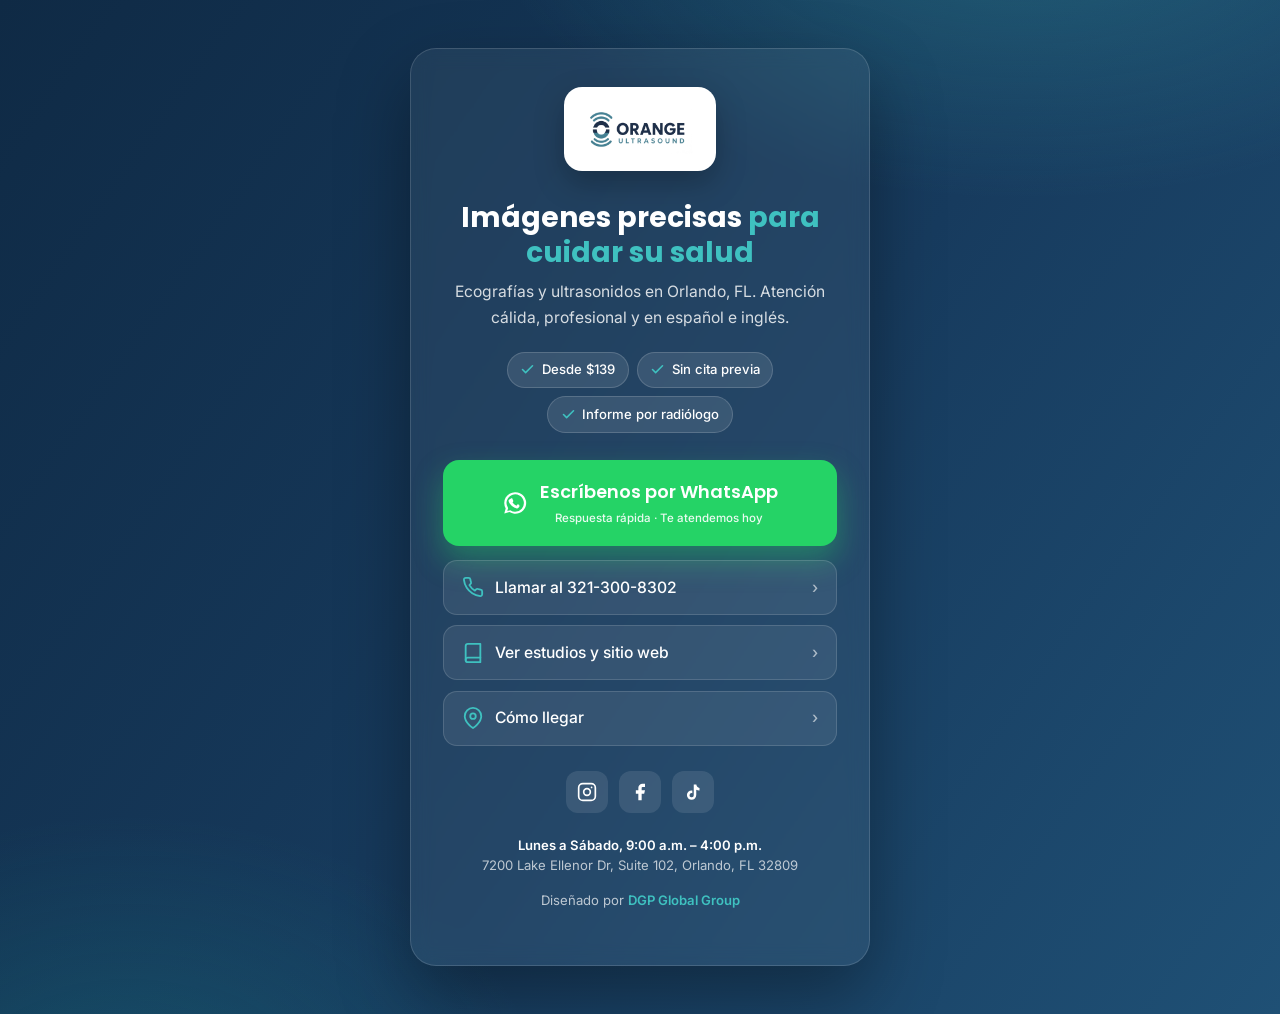
<file: contacto.html>
<!DOCTYPE html>
<html lang="es">
<head>
  <meta charset="UTF-8" />
  <meta name="viewport" content="width=device-width, initial-scale=1.0" />
  <title>Orange Ultrasound | Escríbenos por WhatsApp</title>
  <meta name="description" content="Ecografías y ultrasonidos en Orlando, FL. Precios accesibles desde $139, sin cita previa y atención bilingüe. Escríbenos por WhatsApp." />
  <meta name="theme-color" content="#0F2A45" />

  <link rel="icon" type="image/svg+xml" href="assets/img/favicon.svg" />
  <link rel="preconnect" href="https://fonts.googleapis.com" />
  <link rel="preconnect" href="https://fonts.gstatic.com" crossorigin />
  <link href="https://fonts.googleapis.com/css2?family=Poppins:wght@500;600;700&family=Inter:wght@400;500;600&display=swap" rel="stylesheet" />
  <link rel="stylesheet" href="assets/css/styles.css" />

  <!-- Open Graph -->
  <meta property="og:type" content="website" />
  <meta property="og:title" content="Orange Ultrasound | Escríbenos por WhatsApp" />
  <meta property="og:description" content="Ecografías a precios accesibles desde $139, sin cita previa y atención bilingüe en Orlando, FL." />
  <meta property="og:image" content="https://orangeultrasound.dgp-link.com/assets/img/og-image.png" />

  <style>
    body { background: #0F2A45; }
    .lp {
      position: relative; min-height: 100svh; overflow: hidden;
      display: flex; align-items: center; justify-content: center;
      padding: clamp(1.5rem, 6vw, 3rem) 1.15rem;
      background:
        radial-gradient(900px 500px at 80% -10%, rgba(63,193,192,.28), transparent 60%),
        radial-gradient(700px 500px at 10% 110%, rgba(26,166,160,.22), transparent 60%),
        linear-gradient(125deg, #0F2A45 0%, #173B5E 55%, #1f5075 100%);
    }
    .lp__card {
      position: relative; z-index: 1;
      width: 100%; max-width: 460px;
      background: rgba(255,255,255,.06);
      border: 1px solid rgba(255,255,255,.14);
      border-radius: 26px;
      padding: clamp(1.6rem, 6vw, 2.4rem) clamp(1.3rem, 5vw, 2rem);
      backdrop-filter: blur(10px); -webkit-backdrop-filter: blur(10px);
      box-shadow: 0 30px 70px rgba(0,0,0,.35);
      text-align: center; color: #fff;
    }
    .lp__logo {
      background: #fff; border-radius: 18px; padding: 16px 22px;
      display: inline-block; box-shadow: 0 12px 30px rgba(0,0,0,.25); margin-bottom: 1.3rem;
    }
    .lp__logo img { height: 52px; width: auto; display: block; }
    .lp h1 {
      color: #fff; font-size: clamp(1.35rem, 5vw, 1.75rem); line-height: 1.25; margin-bottom: .6rem;
    }
    .lp h1 span { color: var(--teal-light); }
    .lp__sub { color: rgba(255,255,255,.82); font-size: .98rem; margin: 0 auto 1.3rem; max-width: 40ch; }

    .lp__chips { display: flex; flex-wrap: wrap; justify-content: center; gap: .5rem; margin-bottom: 1.7rem; }
    .lp__chip {
      display: inline-flex; align-items: center; gap: .4rem;
      background: rgba(255,255,255,.1); border: 1px solid rgba(255,255,255,.16);
      color: #fff; font-size: .82rem; font-weight: 500;
      padding: .4rem .8rem; border-radius: 999px;
    }
    .lp__chip svg { width: 15px; height: 15px; color: var(--teal-light); }

    /* Botón principal WhatsApp */
    .lp__wa {
      display: flex; align-items: center; justify-content: center; gap: .7rem;
      width: 100%; background: #25D366; color: #fff;
      font-family: var(--font-head); font-weight: 600; font-size: 1.12rem;
      padding: 1.1rem 1.4rem; border-radius: 16px; text-decoration: none;
      box-shadow: 0 14px 30px rgba(37,211,102,.4);
      transition: transform .2s var(--ease), box-shadow .2s var(--ease);
    }
    .lp__wa:hover { transform: translateY(-2px); box-shadow: 0 18px 36px rgba(37,211,102,.5); }
    .lp__wa svg { width: 26px; height: 26px; fill: #fff; }
    .lp__wa small { display: block; font-family: var(--font-body); font-weight: 500; font-size: .72rem; opacity: .9; margin-top: 2px; }

    /* Botones secundarios */
    .lp__links { display: grid; gap: .65rem; margin-top: .9rem; }
    .lp__link {
      display: flex; align-items: center; gap: .7rem;
      background: rgba(255,255,255,.08); border: 1px solid rgba(255,255,255,.14);
      color: #fff; text-decoration: none; text-align: left;
      padding: .85rem 1.1rem; border-radius: 14px; font-weight: 500; font-size: .98rem;
      transition: background .2s, transform .2s;
    }
    .lp__link:hover { background: rgba(255,255,255,.15); transform: translateY(-2px); }
    .lp__link svg { width: 22px; height: 22px; color: var(--teal-light); flex: none; }
    .lp__link .arrow { margin-left: auto; opacity: .6; }

    /* Redes + footer */
    .lp__socials { display: flex; justify-content: center; gap: .7rem; margin-top: 1.6rem; }
    .lp__socials a {
      width: 42px; height: 42px; border-radius: 12px; display: grid; place-items: center;
      background: rgba(255,255,255,.1); color: #fff; transition: background .2s, transform .2s;
    }
    .lp__socials a:hover { background: var(--teal); transform: translateY(-2px); }
    .lp__socials svg { width: 20px; height: 20px; }
    .lp__foot { margin-top: 1.4rem; color: rgba(255,255,255,.7); font-size: .82rem; line-height: 1.5; }
    .lp__foot strong { color: #fff; font-weight: 600; }
  </style>
</head>
<body>
  <main class="lp">
    <div class="lp__card">
      <div class="lp__logo"><img src="assets/img/logo.png" alt="Orange Ultrasound" /></div>

      <h1>Imágenes precisas <span>para cuidar su salud</span></h1>
      <p class="lp__sub">Ecografías y ultrasonidos en Orlando, FL. Atención cálida, profesional y en español e inglés.</p>

      <div class="lp__chips">
        <span class="lp__chip"><svg viewBox="0 0 24 24" fill="none" stroke="currentColor" stroke-width="2.5" stroke-linecap="round" stroke-linejoin="round"><path d="M20 6L9 17l-5-5"/></svg>Desde $139</span>
        <span class="lp__chip"><svg viewBox="0 0 24 24" fill="none" stroke="currentColor" stroke-width="2.5" stroke-linecap="round" stroke-linejoin="round"><path d="M20 6L9 17l-5-5"/></svg>Sin cita previa</span>
        <span class="lp__chip"><svg viewBox="0 0 24 24" fill="none" stroke="currentColor" stroke-width="2.5" stroke-linecap="round" stroke-linejoin="round"><path d="M20 6L9 17l-5-5"/></svg>Informe por radiólogo</span>
      </div>

      <!-- Acción principal: WhatsApp -->
      <a class="lp__wa" href="https://wa.me/13213008302?text=%C2%A1Hola%20Orange%20Ultrasound%21%20%F0%9F%91%8B%20Vi%20sus%20redes%20y%20me%20gustar%C3%ADa%20m%C3%A1s%20informaci%C3%B3n%20sobre%20sus%20servicios.%20%C2%BFMe%20pueden%20ayudar%3F" target="_blank" rel="noopener">
        <svg viewBox="0 0 24 24"><path d="M12 2a10 10 0 0 0-8.6 15l-1.3 4.7 4.8-1.3A10 10 0 1 0 12 2zm0 18a8 8 0 0 1-4-1.1l-.3-.2-2.8.7.8-2.7-.2-.3A8 8 0 1 1 12 20zm4.4-6c-.2-.1-1.4-.7-1.6-.8s-.4-.1-.5.1-.6.8-.8 1-.3.2-.5.1a6.5 6.5 0 0 1-3.2-2.8c-.2-.4.2-.4.6-1.2a.4.4 0 0 0 0-.4l-.8-1.9c-.2-.5-.4-.4-.5-.4h-.5a1 1 0 0 0-.7.3A3 3 0 0 0 6 9.6a5.2 5.2 0 0 0 1.1 2.8 11.9 11.9 0 0 0 4.6 4c2.1.9 2.1.6 2.5.6a2.6 2.6 0 0 0 1.7-1.2 2.1 2.1 0 0 0 .1-1.2c0-.1-.2-.2-.4-.3z"/></svg>
        <span>Escríbenos por WhatsApp<small>Respuesta rápida · Te atendemos hoy</small></span>
      </a>

      <!-- Acciones secundarias -->
      <div class="lp__links">
        <a class="lp__link" href="tel:3213008302">
          <svg viewBox="0 0 24 24" fill="none" stroke="currentColor" stroke-width="2" stroke-linecap="round" stroke-linejoin="round"><path d="M22 16.92v3a2 2 0 0 1-2.18 2 19.79 19.79 0 0 1-8.63-3.07 19.5 19.5 0 0 1-6-6 19.79 19.79 0 0 1-3.07-8.67A2 2 0 0 1 4.11 2h3a2 2 0 0 1 2 1.72c.13.96.36 1.9.7 2.81a2 2 0 0 1-.45 2.11L8.09 9.91a16 16 0 0 0 6 6l1.27-1.27a2 2 0 0 1 2.11-.45c.9.34 1.85.57 2.81.7A2 2 0 0 1 22 16.92z"/></svg>
          Llamar al 321-300-8302
          <span class="arrow">›</span>
        </a>
        <a class="lp__link" href="https://orangeultrasound.dgp-link.com/#estudios" target="_blank" rel="noopener">
          <svg viewBox="0 0 24 24" fill="none" stroke="currentColor" stroke-width="2" stroke-linecap="round" stroke-linejoin="round"><path d="M4 19.5A2.5 2.5 0 0 1 6.5 17H20"/><path d="M6.5 2H20v20H6.5A2.5 2.5 0 0 1 4 19.5v-15A2.5 2.5 0 0 1 6.5 2z"/></svg>
          Ver estudios y sitio web
          <span class="arrow">›</span>
        </a>
        <a class="lp__link" href="https://maps.google.com/?q=7200+Lake+Ellenor+Dr+Suite+102+Orlando+FL+32809" target="_blank" rel="noopener">
          <svg viewBox="0 0 24 24" fill="none" stroke="currentColor" stroke-width="2" stroke-linecap="round" stroke-linejoin="round"><path d="M21 10c0 7-9 13-9 13s-9-6-9-13a9 9 0 0 1 18 0z"/><circle cx="12" cy="10" r="3"/></svg>
          Cómo llegar
          <span class="arrow">›</span>
        </a>
      </div>

      <!-- Redes -->
      <div class="lp__socials">
        <a href="https://www.instagram.com/orangeultrasound" target="_blank" rel="noopener" aria-label="Instagram"><svg viewBox="0 0 24 24" fill="none" stroke="currentColor" stroke-width="2" stroke-linecap="round" stroke-linejoin="round"><rect x="2" y="2" width="20" height="20" rx="5"/><circle cx="12" cy="12" r="4"/><circle cx="17.5" cy="6.5" r="1" fill="currentColor" stroke="none"/></svg></a>
        <a href="https://www.facebook.com/share/1BNUEbY9c7/" target="_blank" rel="noopener" aria-label="Facebook"><svg viewBox="0 0 24 24" fill="currentColor"><path d="M18 2h-3a5 5 0 0 0-5 5v3H7v4h3v8h4v-8h3l1-4h-4V7a1 1 0 0 1 1-1h3z"/></svg></a>
        <a href="https://www.tiktok.com/@orange.ultrasound" target="_blank" rel="noopener" aria-label="TikTok"><svg viewBox="0 0 24 24" fill="currentColor"><path d="M16 3c.3 2.2 1.6 3.9 3.8 4.2v3.1c-1.4.1-2.7-.3-3.9-1v6.4a5.6 5.6 0 1 1-5.6-5.6c.3 0 .6 0 .9.1v3.2a2.5 2.5 0 1 0 1.7 2.4V3z"/></svg></a>
      </div>

      <p class="lp__foot">
        <strong>Lunes a Sábado, 9:00 a.m. – 4:00 p.m.</strong><br />
        7200 Lake Ellenor Dr, Suite 102, Orlando, FL 32809
      </p>
      <p class="lp__foot" style="margin-top:.6rem;">Diseñado por <a href="https://dgpglobalgroup.com" target="_blank" rel="noopener" style="color:var(--teal-light);font-weight:600;">DGP Global Group</a></p>
    </div>
  </main>
</body>
</html>
</file>
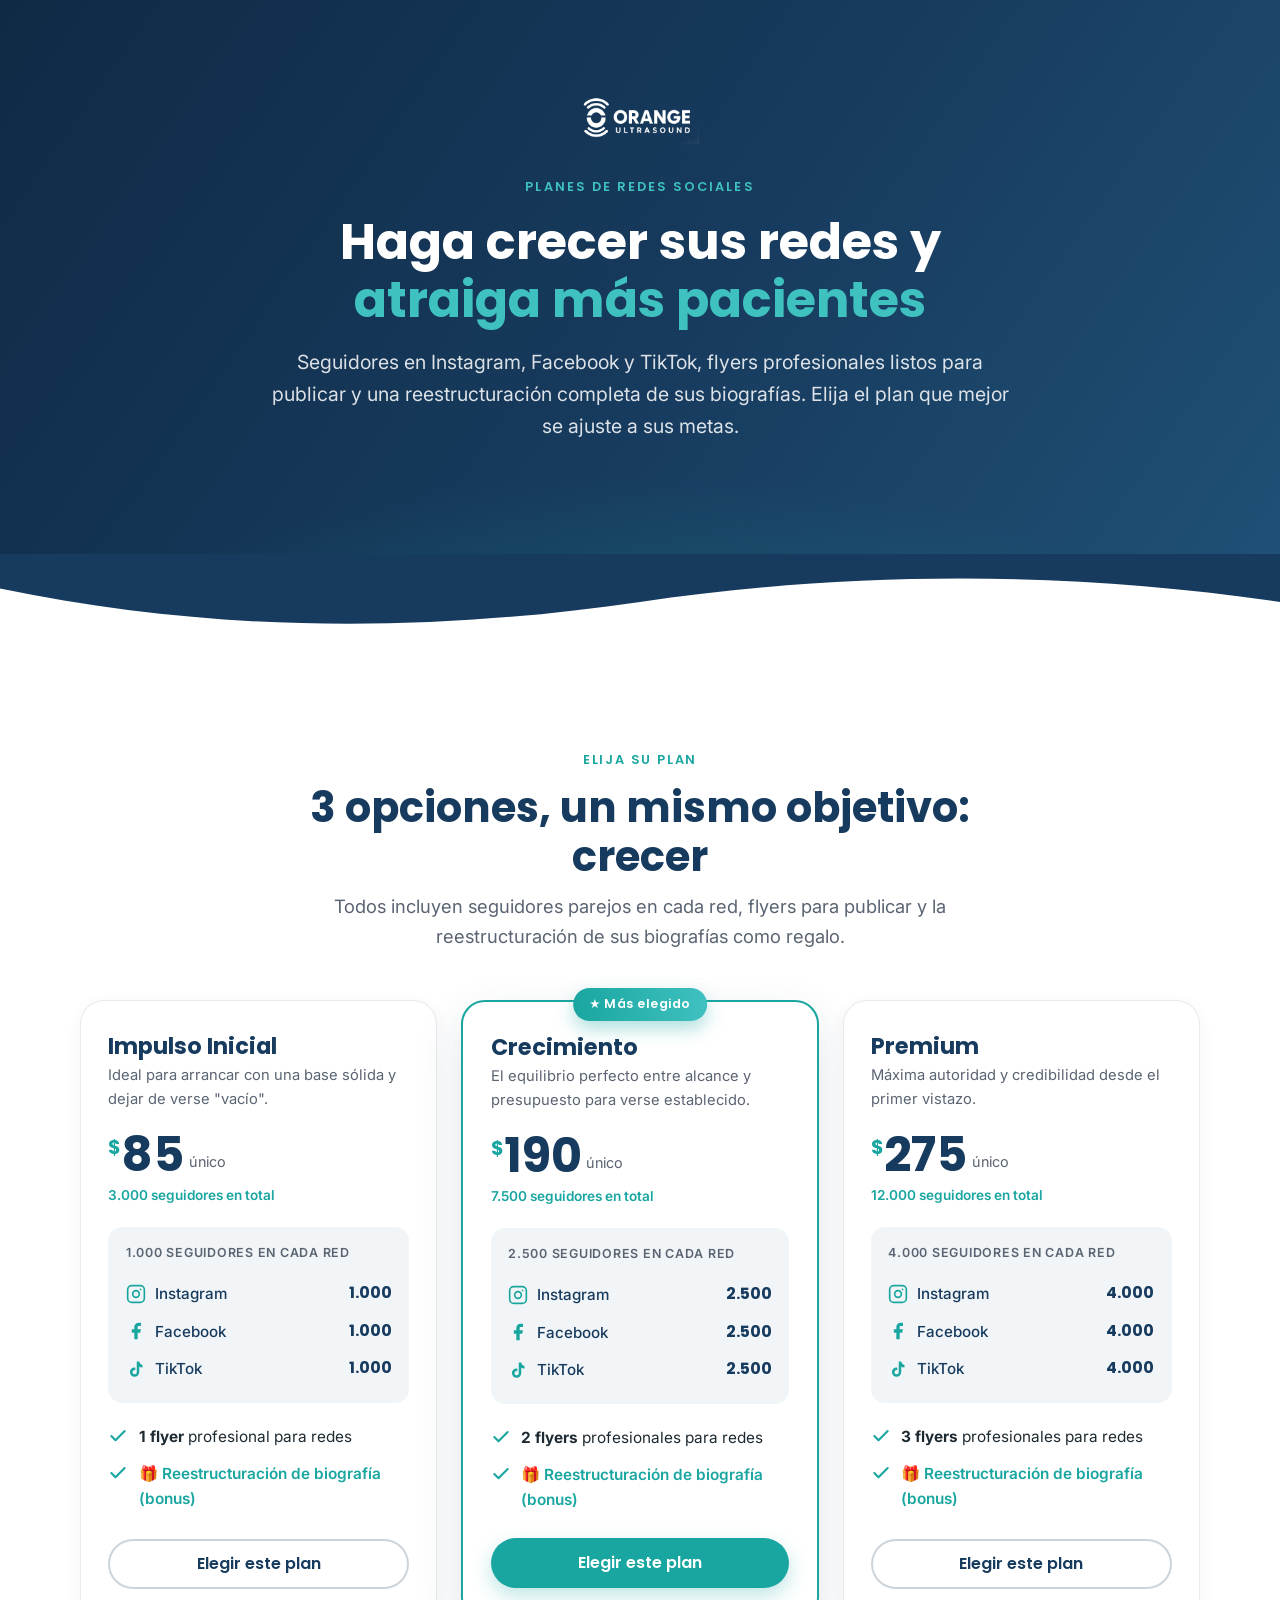
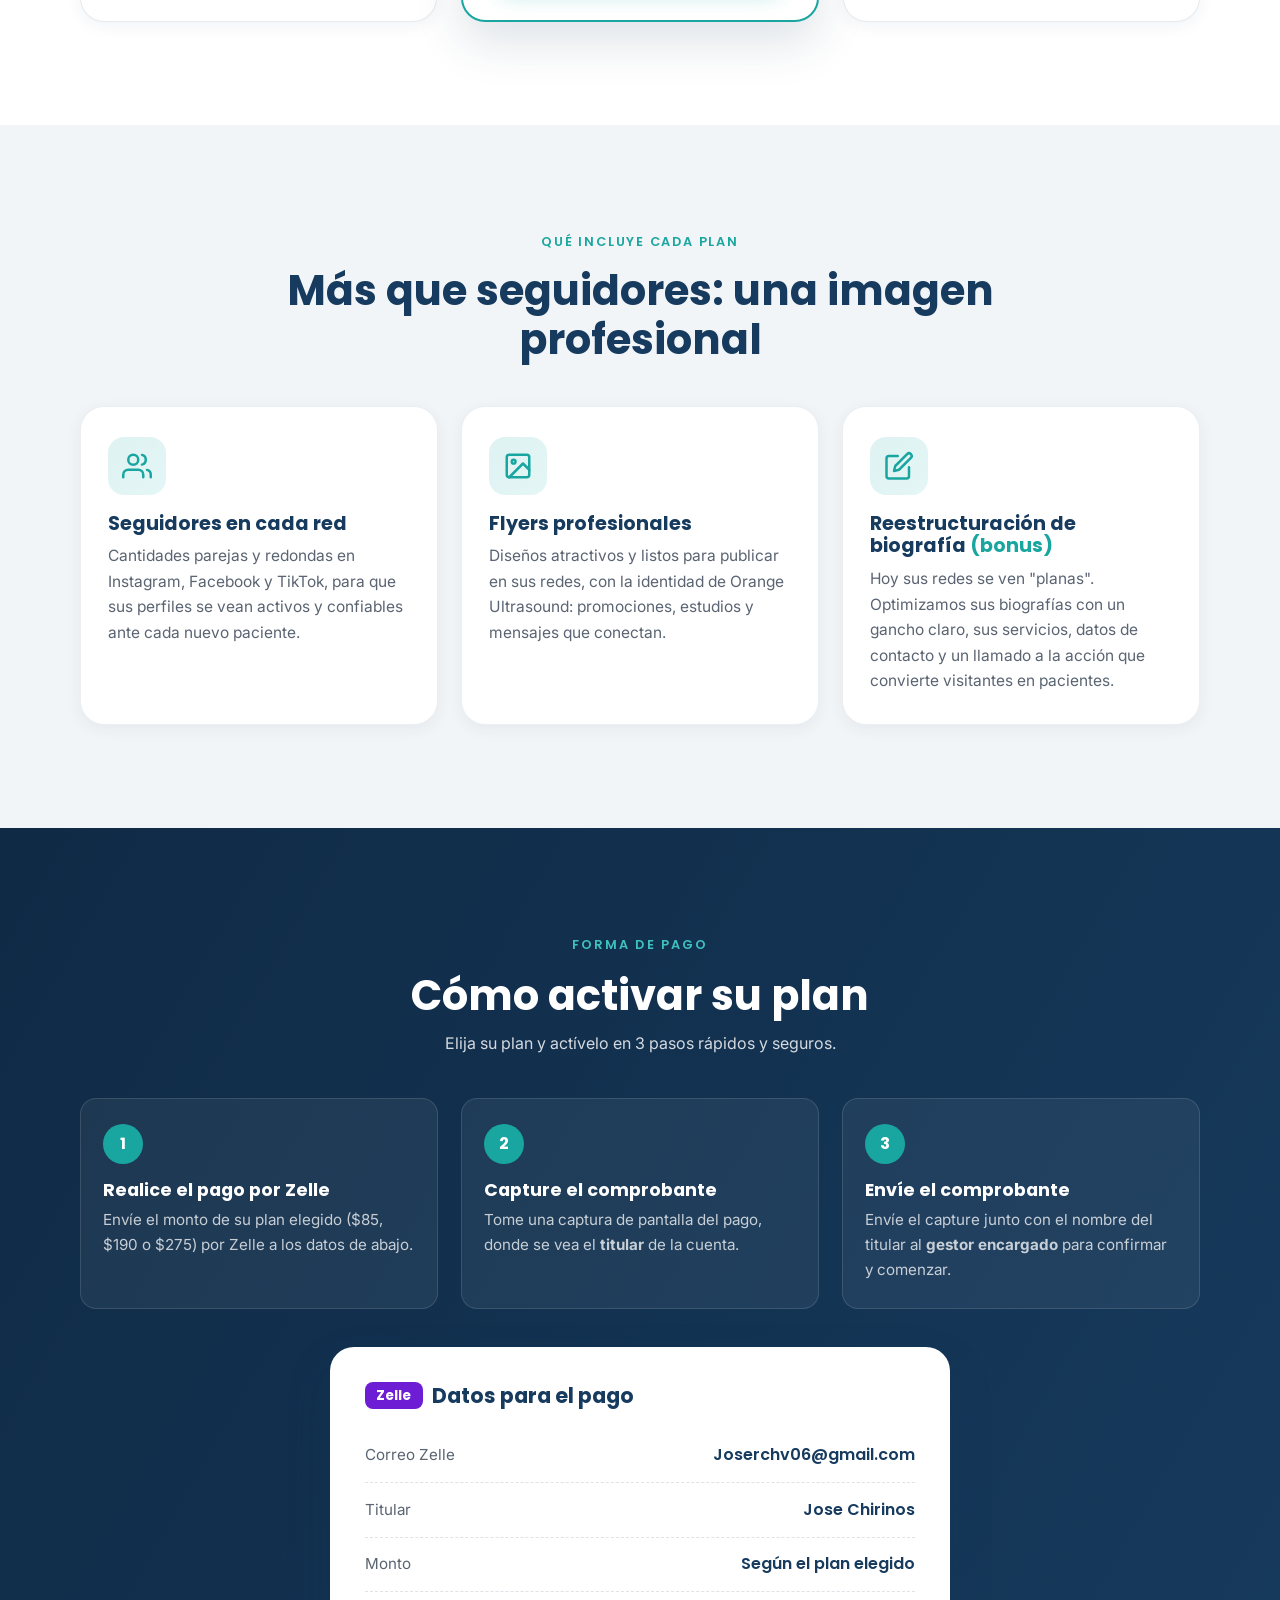
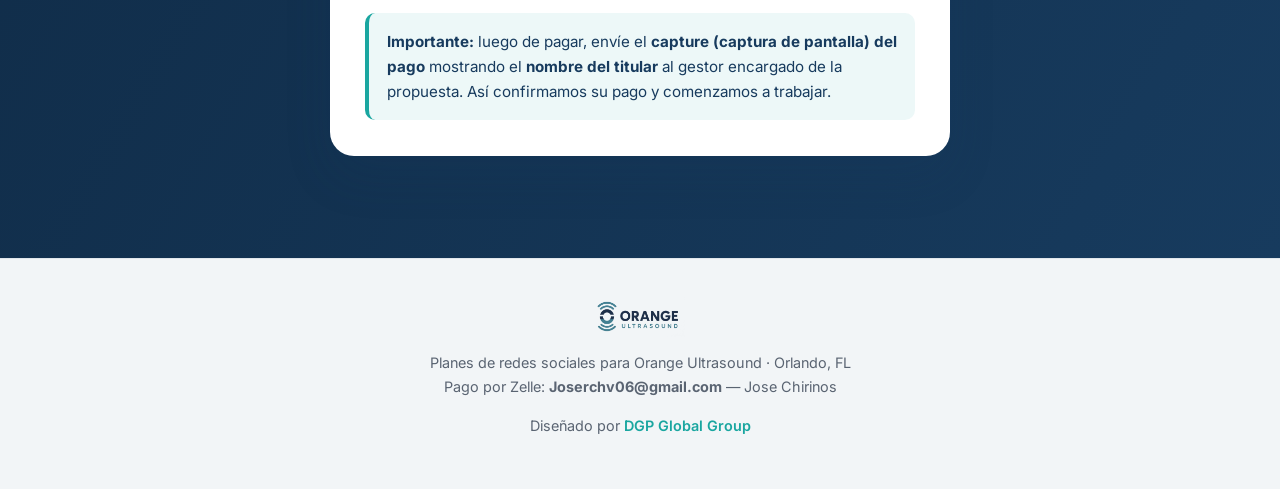
<file: planes-redes.html>
<!DOCTYPE html>
<html lang="es">
<head>
  <meta charset="UTF-8" />
  <meta name="viewport" content="width=device-width, initial-scale=1.0" />
  <title>Planes de Redes Sociales — Orange Ultrasound</title>
  <meta name="description" content="Planes de crecimiento en redes sociales para Orange Ultrasound: seguidores en Instagram, Facebook y TikTok, flyers profesionales y reestructuración de biografía." />
  <meta name="robots" content="noindex, nofollow" />
  <meta name="theme-color" content="#173B5E" />

  <link rel="icon" type="image/svg+xml" href="assets/img/favicon.svg" />
  <link rel="preconnect" href="https://fonts.googleapis.com" />
  <link rel="preconnect" href="https://fonts.gstatic.com" crossorigin />
  <link href="https://fonts.googleapis.com/css2?family=Poppins:wght@500;600;700&family=Inter:wght@400;500;600&display=swap" rel="stylesheet" />
  <link rel="stylesheet" href="assets/css/styles.css" />

  <style>
    /* ===== Hero ===== */
    .p-hero {
      position: relative; overflow: hidden;
      background: linear-gradient(125deg, #0F2A45 0%, #173B5E 55%, #1f5075 100%);
      color: #fff; text-align: center;
      padding: clamp(3.5rem, 8vw, 5.5rem) 0 clamp(5rem, 9vw, 7rem);
    }
    .p-hero::before {
      content: ""; position: absolute; inset: auto -10% -35% -10%; height: 70%;
      background: radial-gradient(60% 100% at 50% 100%, rgba(26,166,160,.30), transparent 70%);
    }
    .p-hero__inner { position: relative; max-width: 860px; margin: 0 auto; }
    .p-hero .brand__logo { height: 58px; margin: 0 auto 1.6rem; filter: brightness(0) invert(1); }
    .p-eyebrow {
      display: inline-block; font-family: var(--font-head); font-weight: 600;
      letter-spacing: .16em; text-transform: uppercase; font-size: .8rem;
      color: var(--teal-light); margin-bottom: 1rem;
    }
    .p-hero h1 { color: #fff; font-size: clamp(2rem, 5.2vw, 3.1rem); margin-bottom: 1rem; }
    .p-hero h1 span { color: var(--teal-light); }
    .p-hero p { color: rgba(255,255,255,.85); font-size: clamp(1.05rem, 2.2vw, 1.22rem); max-width: 62ch; margin: 0 auto; }
    .p-wave { line-height: 0; margin-top: -1px; }
    .p-wave svg { display: block; width: 100%; height: auto; }

    /* ===== Planes ===== */
    .plans-grid {
      display: grid; grid-template-columns: repeat(3, 1fr);
      gap: 1.5rem; align-items: stretch;
    }
    .plan-card {
      position: relative; display: flex; flex-direction: column;
      background: #fff; border: 1px solid rgba(23,59,94,.1);
      border-radius: var(--radius-lg); padding: 2rem 1.7rem;
      box-shadow: var(--shadow-sm);
      transition: transform .3s var(--ease), box-shadow .3s var(--ease);
    }
    .plan-card:hover { transform: translateY(-6px); box-shadow: var(--shadow-md); }
    .plan-card--featured {
      border: 2px solid var(--teal);
      box-shadow: var(--shadow-lg);
    }
    .plan-badge {
      position: absolute; top: -14px; left: 50%; transform: translateX(-50%);
      background: linear-gradient(90deg, var(--teal), var(--teal-light)); color: #fff;
      font-family: var(--font-head); font-weight: 600; font-size: .78rem; letter-spacing: .04em;
      padding: .4rem 1rem; border-radius: 999px; white-space: nowrap;
      box-shadow: 0 8px 18px rgba(26,166,160,.35);
    }
    .plan-card__name { font-size: 1.4rem; margin-bottom: .25rem; }
    .plan-card__tag { color: var(--gray-text); font-size: .92rem; margin-bottom: 1.2rem; min-height: 2.6em; }
    .plan-card__price { display: flex; align-items: flex-end; gap: .3rem; margin-bottom: .3rem; }
    .plan-card__price .amt { font-family: var(--font-head); font-weight: 700; font-size: 3rem; line-height: 1; color: var(--navy); }
    .plan-card__price .amt sup { font-size: .4em; top: -1.3em; color: var(--teal); }
    .plan-card__price .per { color: var(--gray-text); font-size: .9rem; padding-bottom: .35rem; }
    .plan-card__total { font-size: .85rem; color: var(--teal); font-weight: 600; margin-bottom: 1.3rem; }

    .plan-followers {
      background: var(--gray-bg); border-radius: 14px; padding: 1rem 1.1rem; margin-bottom: 1.3rem;
    }
    .plan-followers .lbl { font-size: .78rem; text-transform: uppercase; letter-spacing: .06em; color: var(--gray-text); font-weight: 600; margin-bottom: .7rem; }
    .plan-net { display: flex; align-items: center; justify-content: space-between; padding: .35rem 0; }
    .plan-net__name { display: flex; align-items: center; gap: .55rem; font-size: .95rem; color: var(--navy); font-weight: 500; }
    .plan-net__name svg { width: 20px; height: 20px; color: var(--teal); }
    .plan-net__n { font-family: var(--font-head); font-weight: 700; color: var(--navy); }

    .plan-feats { list-style: none; margin: 0 0 1.6rem; padding: 0; display: grid; gap: .7rem; }
    .plan-feats li { display: flex; gap: .65rem; align-items: flex-start; font-size: .96rem; color: var(--ink); }
    .plan-feats li svg { width: 20px; height: 20px; color: var(--teal); flex: none; margin-top: 2px; }
    .plan-feats .bonus { color: var(--teal); font-weight: 600; }

    .plan-card__cta { margin-top: auto; }
    .plan-card__cta .btn { width: 100%; justify-content: center; }

    /* ===== Incluye / explicación ===== */
    .inc-grid { display: grid; grid-template-columns: repeat(3, 1fr); gap: 1.4rem; }
    .inc-card {
      background: #fff; border: 1px solid rgba(23,59,94,.08); border-radius: var(--radius-lg);
      padding: 1.9rem 1.7rem; box-shadow: var(--shadow-sm);
    }
    .inc-card .ico {
      width: 58px; height: 58px; border-radius: 16px; display: grid; place-items: center;
      background: linear-gradient(135deg, rgba(26,166,160,.14), rgba(63,193,192,.14)); color: var(--teal);
      margin-bottom: 1.1rem;
    }
    .inc-card .ico svg { width: 30px; height: 30px; }
    .inc-card h3 { font-size: 1.2rem; margin-bottom: .5rem; }
    .inc-card p { color: var(--gray-text); margin: 0; font-size: .97rem; }

    /* ===== Pago ===== */
    .pay { background: linear-gradient(120deg, #0F2A45, #173B5E); color: #fff; }
    .pay .section-title { color: #fff; }
    .pay .p-eyebrow { color: var(--teal-light); }
    .pay__lead { color: rgba(255,255,255,.82); max-width: 60ch; margin: 0 auto 2.6rem; text-align: center; }
    .steps { display: grid; grid-template-columns: repeat(3, 1fr); gap: 1.4rem; margin-bottom: 2.4rem; }
    .step { background: rgba(255,255,255,.06); border: 1px solid rgba(255,255,255,.12); border-radius: var(--radius); padding: 1.6rem 1.4rem; }
    .step__n { width: 40px; height: 40px; border-radius: 50%; background: var(--teal); color: #fff; font-family: var(--font-head); font-weight: 700; display: grid; place-items: center; margin-bottom: 1rem; }
    .step h4 { color: #fff; margin: 0 0 .35rem; font-size: 1.1rem; }
    .step p { color: rgba(255,255,255,.75); margin: 0; font-size: .95rem; }
    .zelle-box { max-width: 620px; margin: 0 auto; background: #fff; color: var(--ink); border-radius: var(--radius-lg); padding: clamp(1.6rem, 4vw, 2.2rem); box-shadow: var(--shadow-lg); }
    .zelle-box h3 { display:flex; align-items:center; gap:.6rem; font-size:1.3rem; margin-bottom: 1.2rem; }
    .zelle-badge { background:#6d1ed4; color:#fff; font-family:var(--font-head); font-weight:700; font-size:.85rem; padding:.35rem .7rem; border-radius:8px; }
    .zelle-row { display:flex; justify-content:space-between; gap:1rem; padding:.85rem 0; border-bottom:1px dashed rgba(23,59,94,.14); }
    .zelle-row:last-child { border-bottom:none; }
    .zelle-row .k { color: var(--gray-text); font-size:.95rem; }
    .zelle-row .v { font-family: var(--font-head); font-weight:600; color: var(--navy); text-align:right; word-break:break-word; }
    .zelle-note { margin-top:1.3rem; background: rgba(26,166,160,.08); border-left:4px solid var(--teal); border-radius:10px; padding:1rem 1.1rem; font-size:.95rem; color: var(--navy); }

    .p-footer { background: var(--gray-bg); text-align:center; padding: 2.2rem 0; color: var(--gray-text); font-size:.9rem; border-top:1px solid rgba(23,59,94,.08); }
    .p-footer .brand__logo { height:44px; margin:0 auto .8rem; }

    @media (max-width: 900px) {
      .plans-grid { grid-template-columns: 1fr; max-width: 440px; margin-inline: auto; }
      .plan-card--featured { order: -1; }
      .inc-grid { grid-template-columns: 1fr; }
      .steps { grid-template-columns: 1fr; }
    }
  </style>
</head>
<body>

  <!-- ===== HERO ===== -->
  <header class="p-hero">
    <div class="container p-hero__inner">
      <img class="brand__logo" src="assets/img/logo.png" alt="Orange Ultrasound" />
      <span class="p-eyebrow">Planes de redes sociales</span>
      <h1>Haga crecer sus redes y <span>atraiga más pacientes</span></h1>
      <p>Seguidores en Instagram, Facebook y TikTok, flyers profesionales listos para publicar y una reestructuración completa de sus biografías. Elija el plan que mejor se ajuste a sus metas.</p>
    </div>
  </header>
  <div class="p-wave">
    <svg viewBox="0 0 1440 100" preserveAspectRatio="none"><path fill="#173B5E" d="M0,40 C240,90 480,90 720,55 C960,20 1200,20 1440,55 L1440,0 L0,0 Z"></path></svg>
  </div>

  <!-- ===== PLANES ===== -->
  <section class="section">
    <div class="container">
      <div class="text-center" style="max-width:720px;margin:0 auto 3rem;">
        <span class="eyebrow">Elija su plan</span>
        <h2 class="section-title">3 opciones, un mismo objetivo: crecer</h2>
        <p class="section-lead" style="margin-inline:auto;">Todos incluyen seguidores parejos en cada red, flyers para publicar y la reestructuración de sus biografías como regalo.</p>
      </div>

      <div class="plans-grid">

        <!-- Plan 1 -->
        <article class="plan-card">
          <h3 class="plan-card__name">Impulso Inicial</h3>
          <p class="plan-card__tag">Ideal para arrancar con una base sólida y dejar de verse "vacío".</p>
          <div class="plan-card__price"><span class="amt"><sup>$</sup>85</span><span class="per">único</span></div>
          <div class="plan-card__total">3.000 seguidores en total</div>

          <div class="plan-followers">
            <div class="lbl">1.000 seguidores en cada red</div>
            <div class="plan-net"><span class="plan-net__name"><svg viewBox="0 0 24 24" fill="none" stroke="currentColor" stroke-width="2" stroke-linecap="round" stroke-linejoin="round"><rect x="2" y="2" width="20" height="20" rx="5"/><circle cx="12" cy="12" r="4"/><circle cx="17.5" cy="6.5" r="1" fill="currentColor" stroke="none"/></svg>Instagram</span><span class="plan-net__n">1.000</span></div>
            <div class="plan-net"><span class="plan-net__name"><svg viewBox="0 0 24 24" fill="currentColor"><path d="M18 2h-3a5 5 0 0 0-5 5v3H7v4h3v8h4v-8h3l1-4h-4V7a1 1 0 0 1 1-1h3z"/></svg>Facebook</span><span class="plan-net__n">1.000</span></div>
            <div class="plan-net"><span class="plan-net__name"><svg viewBox="0 0 24 24" fill="currentColor"><path d="M16 3c.3 2.2 1.6 3.9 3.8 4.2v3.1c-1.4.1-2.7-.3-3.9-1v6.4a5.6 5.6 0 1 1-5.6-5.6c.3 0 .6 0 .9.1v3.2a2.5 2.5 0 1 0 1.7 2.4V3z"/></svg>TikTok</span><span class="plan-net__n">1.000</span></div>
          </div>

          <ul class="plan-feats">
            <li><svg viewBox="0 0 24 24" fill="none" stroke="currentColor" stroke-width="2.5" stroke-linecap="round" stroke-linejoin="round"><path d="M20 6L9 17l-5-5"/></svg><span><strong>1 flyer</strong> profesional para redes</span></li>
            <li><svg viewBox="0 0 24 24" fill="none" stroke="currentColor" stroke-width="2.5" stroke-linecap="round" stroke-linejoin="round"><path d="M20 6L9 17l-5-5"/></svg><span class="bonus">🎁 Reestructuración de biografía (bonus)</span></li>
          </ul>

          <div class="plan-card__cta"><a class="btn btn--outline" href="#pago">Elegir este plan</a></div>
        </article>

        <!-- Plan 2 (destacado) -->
        <article class="plan-card plan-card--featured">
          <span class="plan-badge">★ Más elegido</span>
          <h3 class="plan-card__name">Crecimiento</h3>
          <p class="plan-card__tag">El equilibrio perfecto entre alcance y presupuesto para verse establecido.</p>
          <div class="plan-card__price"><span class="amt"><sup>$</sup>190</span><span class="per">único</span></div>
          <div class="plan-card__total">7.500 seguidores en total</div>

          <div class="plan-followers">
            <div class="lbl">2.500 seguidores en cada red</div>
            <div class="plan-net"><span class="plan-net__name"><svg viewBox="0 0 24 24" fill="none" stroke="currentColor" stroke-width="2" stroke-linecap="round" stroke-linejoin="round"><rect x="2" y="2" width="20" height="20" rx="5"/><circle cx="12" cy="12" r="4"/><circle cx="17.5" cy="6.5" r="1" fill="currentColor" stroke="none"/></svg>Instagram</span><span class="plan-net__n">2.500</span></div>
            <div class="plan-net"><span class="plan-net__name"><svg viewBox="0 0 24 24" fill="currentColor"><path d="M18 2h-3a5 5 0 0 0-5 5v3H7v4h3v8h4v-8h3l1-4h-4V7a1 1 0 0 1 1-1h3z"/></svg>Facebook</span><span class="plan-net__n">2.500</span></div>
            <div class="plan-net"><span class="plan-net__name"><svg viewBox="0 0 24 24" fill="currentColor"><path d="M16 3c.3 2.2 1.6 3.9 3.8 4.2v3.1c-1.4.1-2.7-.3-3.9-1v6.4a5.6 5.6 0 1 1-5.6-5.6c.3 0 .6 0 .9.1v3.2a2.5 2.5 0 1 0 1.7 2.4V3z"/></svg>TikTok</span><span class="plan-net__n">2.500</span></div>
          </div>

          <ul class="plan-feats">
            <li><svg viewBox="0 0 24 24" fill="none" stroke="currentColor" stroke-width="2.5" stroke-linecap="round" stroke-linejoin="round"><path d="M20 6L9 17l-5-5"/></svg><span><strong>2 flyers</strong> profesionales para redes</span></li>
            <li><svg viewBox="0 0 24 24" fill="none" stroke="currentColor" stroke-width="2.5" stroke-linecap="round" stroke-linejoin="round"><path d="M20 6L9 17l-5-5"/></svg><span class="bonus">🎁 Reestructuración de biografía (bonus)</span></li>
          </ul>

          <div class="plan-card__cta"><a class="btn" href="#pago">Elegir este plan</a></div>
        </article>

        <!-- Plan 3 -->
        <article class="plan-card">
          <h3 class="plan-card__name">Premium</h3>
          <p class="plan-card__tag">Máxima autoridad y credibilidad desde el primer vistazo.</p>
          <div class="plan-card__price"><span class="amt"><sup>$</sup>275</span><span class="per">único</span></div>
          <div class="plan-card__total">12.000 seguidores en total</div>

          <div class="plan-followers">
            <div class="lbl">4.000 seguidores en cada red</div>
            <div class="plan-net"><span class="plan-net__name"><svg viewBox="0 0 24 24" fill="none" stroke="currentColor" stroke-width="2" stroke-linecap="round" stroke-linejoin="round"><rect x="2" y="2" width="20" height="20" rx="5"/><circle cx="12" cy="12" r="4"/><circle cx="17.5" cy="6.5" r="1" fill="currentColor" stroke="none"/></svg>Instagram</span><span class="plan-net__n">4.000</span></div>
            <div class="plan-net"><span class="plan-net__name"><svg viewBox="0 0 24 24" fill="currentColor"><path d="M18 2h-3a5 5 0 0 0-5 5v3H7v4h3v8h4v-8h3l1-4h-4V7a1 1 0 0 1 1-1h3z"/></svg>Facebook</span><span class="plan-net__n">4.000</span></div>
            <div class="plan-net"><span class="plan-net__name"><svg viewBox="0 0 24 24" fill="currentColor"><path d="M16 3c.3 2.2 1.6 3.9 3.8 4.2v3.1c-1.4.1-2.7-.3-3.9-1v6.4a5.6 5.6 0 1 1-5.6-5.6c.3 0 .6 0 .9.1v3.2a2.5 2.5 0 1 0 1.7 2.4V3z"/></svg>TikTok</span><span class="plan-net__n">4.000</span></div>
          </div>

          <ul class="plan-feats">
            <li><svg viewBox="0 0 24 24" fill="none" stroke="currentColor" stroke-width="2.5" stroke-linecap="round" stroke-linejoin="round"><path d="M20 6L9 17l-5-5"/></svg><span><strong>3 flyers</strong> profesionales para redes</span></li>
            <li><svg viewBox="0 0 24 24" fill="none" stroke="currentColor" stroke-width="2.5" stroke-linecap="round" stroke-linejoin="round"><path d="M20 6L9 17l-5-5"/></svg><span class="bonus">🎁 Reestructuración de biografía (bonus)</span></li>
          </ul>

          <div class="plan-card__cta"><a class="btn btn--outline" href="#pago">Elegir este plan</a></div>
        </article>

      </div>
    </div>
  </section>

  <!-- ===== QUÉ INCLUYE ===== -->
  <section class="section section--gray">
    <div class="container">
      <div class="text-center" style="max-width:720px;margin:0 auto 2.6rem;">
        <span class="eyebrow">Qué incluye cada plan</span>
        <h2 class="section-title">Más que seguidores: una imagen profesional</h2>
      </div>
      <div class="inc-grid">
        <div class="inc-card">
          <span class="ico"><svg viewBox="0 0 24 24" fill="none" stroke="currentColor" stroke-width="2" stroke-linecap="round" stroke-linejoin="round"><path d="M17 21v-2a4 4 0 0 0-4-4H5a4 4 0 0 0-4 4v2"/><circle cx="9" cy="7" r="4"/><path d="M23 21v-2a4 4 0 0 0-3-3.87M16 3.13a4 4 0 0 1 0 7.75"/></svg></span>
          <h3>Seguidores en cada red</h3>
          <p>Cantidades parejas y redondas en Instagram, Facebook y TikTok, para que sus perfiles se vean activos y confiables ante cada nuevo paciente.</p>
        </div>
        <div class="inc-card">
          <span class="ico"><svg viewBox="0 0 24 24" fill="none" stroke="currentColor" stroke-width="2" stroke-linecap="round" stroke-linejoin="round"><rect x="3" y="3" width="18" height="18" rx="2"/><circle cx="8.5" cy="8.5" r="1.5"/><path d="M21 15l-5-5L5 21"/></svg></span>
          <h3>Flyers profesionales</h3>
          <p>Diseños atractivos y listos para publicar en sus redes, con la identidad de Orange Ultrasound: promociones, estudios y mensajes que conectan.</p>
        </div>
        <div class="inc-card">
          <span class="ico"><svg viewBox="0 0 24 24" fill="none" stroke="currentColor" stroke-width="2" stroke-linecap="round" stroke-linejoin="round"><path d="M11 4H4a2 2 0 0 0-2 2v14a2 2 0 0 0 2 2h14a2 2 0 0 0 2-2v-7"/><path d="M18.5 2.5a2.12 2.12 0 0 1 3 3L12 15l-4 1 1-4z"/></svg></span>
          <h3>Reestructuración de biografía <span style="color:var(--teal)">(bonus)</span></h3>
          <p>Hoy sus redes se ven "planas". Optimizamos sus biografías con un gancho claro, sus servicios, datos de contacto y un llamado a la acción que convierte visitantes en pacientes.</p>
        </div>
      </div>
    </div>
  </section>

  <!-- ===== PAGO ===== -->
  <section class="section pay" id="pago">
    <div class="container">
      <div class="text-center" style="max-width:760px;margin:0 auto;">
        <span class="p-eyebrow">Forma de pago</span>
        <h2 class="section-title">Cómo activar su plan</h2>
        <p class="pay__lead">Elija su plan y actívelo en 3 pasos rápidos y seguros.</p>
      </div>

      <div class="steps">
        <div class="step"><div class="step__n">1</div><h4>Realice el pago por Zelle</h4><p>Envíe el monto de su plan elegido ($85, $190 o $275) por Zelle a los datos de abajo.</p></div>
        <div class="step"><div class="step__n">2</div><h4>Capture el comprobante</h4><p>Tome una captura de pantalla del pago, donde se vea el <strong>titular</strong> de la cuenta.</p></div>
        <div class="step"><div class="step__n">3</div><h4>Envíe el comprobante</h4><p>Envíe el capture junto con el nombre del titular al <strong>gestor encargado</strong> para confirmar y comenzar.</p></div>
      </div>

      <div class="zelle-box">
        <h3><span class="zelle-badge">Zelle</span> Datos para el pago</h3>
        <div class="zelle-row"><span class="k">Correo Zelle</span><span class="v">Joserchv06@gmail.com</span></div>
        <div class="zelle-row"><span class="k">Titular</span><span class="v">Jose Chirinos</span></div>
        <div class="zelle-row"><span class="k">Monto</span><span class="v">Según el plan elegido</span></div>
        <div class="zelle-note"><strong>Importante:</strong> luego de pagar, envíe el <strong>capture (captura de pantalla) del pago</strong> mostrando el <strong>nombre del titular</strong> al gestor encargado de la propuesta. Así confirmamos su pago y comenzamos a trabajar.</div>
      </div>
    </div>
  </section>

  <footer class="p-footer">
    <div class="container">
      <img class="brand__logo" src="assets/img/logo.png" alt="Orange Ultrasound" />
      <p>Planes de redes sociales para Orange Ultrasound · Orlando, FL<br />
      Pago por Zelle: <strong>Joserchv06@gmail.com</strong> — Jose Chirinos</p>
      <p style="margin-top:.7rem;">Diseñado por <a href="https://dgpglobalgroup.com" target="_blank" rel="noopener" style="color:var(--teal);font-weight:600;">DGP Global Group</a></p>
    </div>
  </footer>

</body>
</html>
</file>
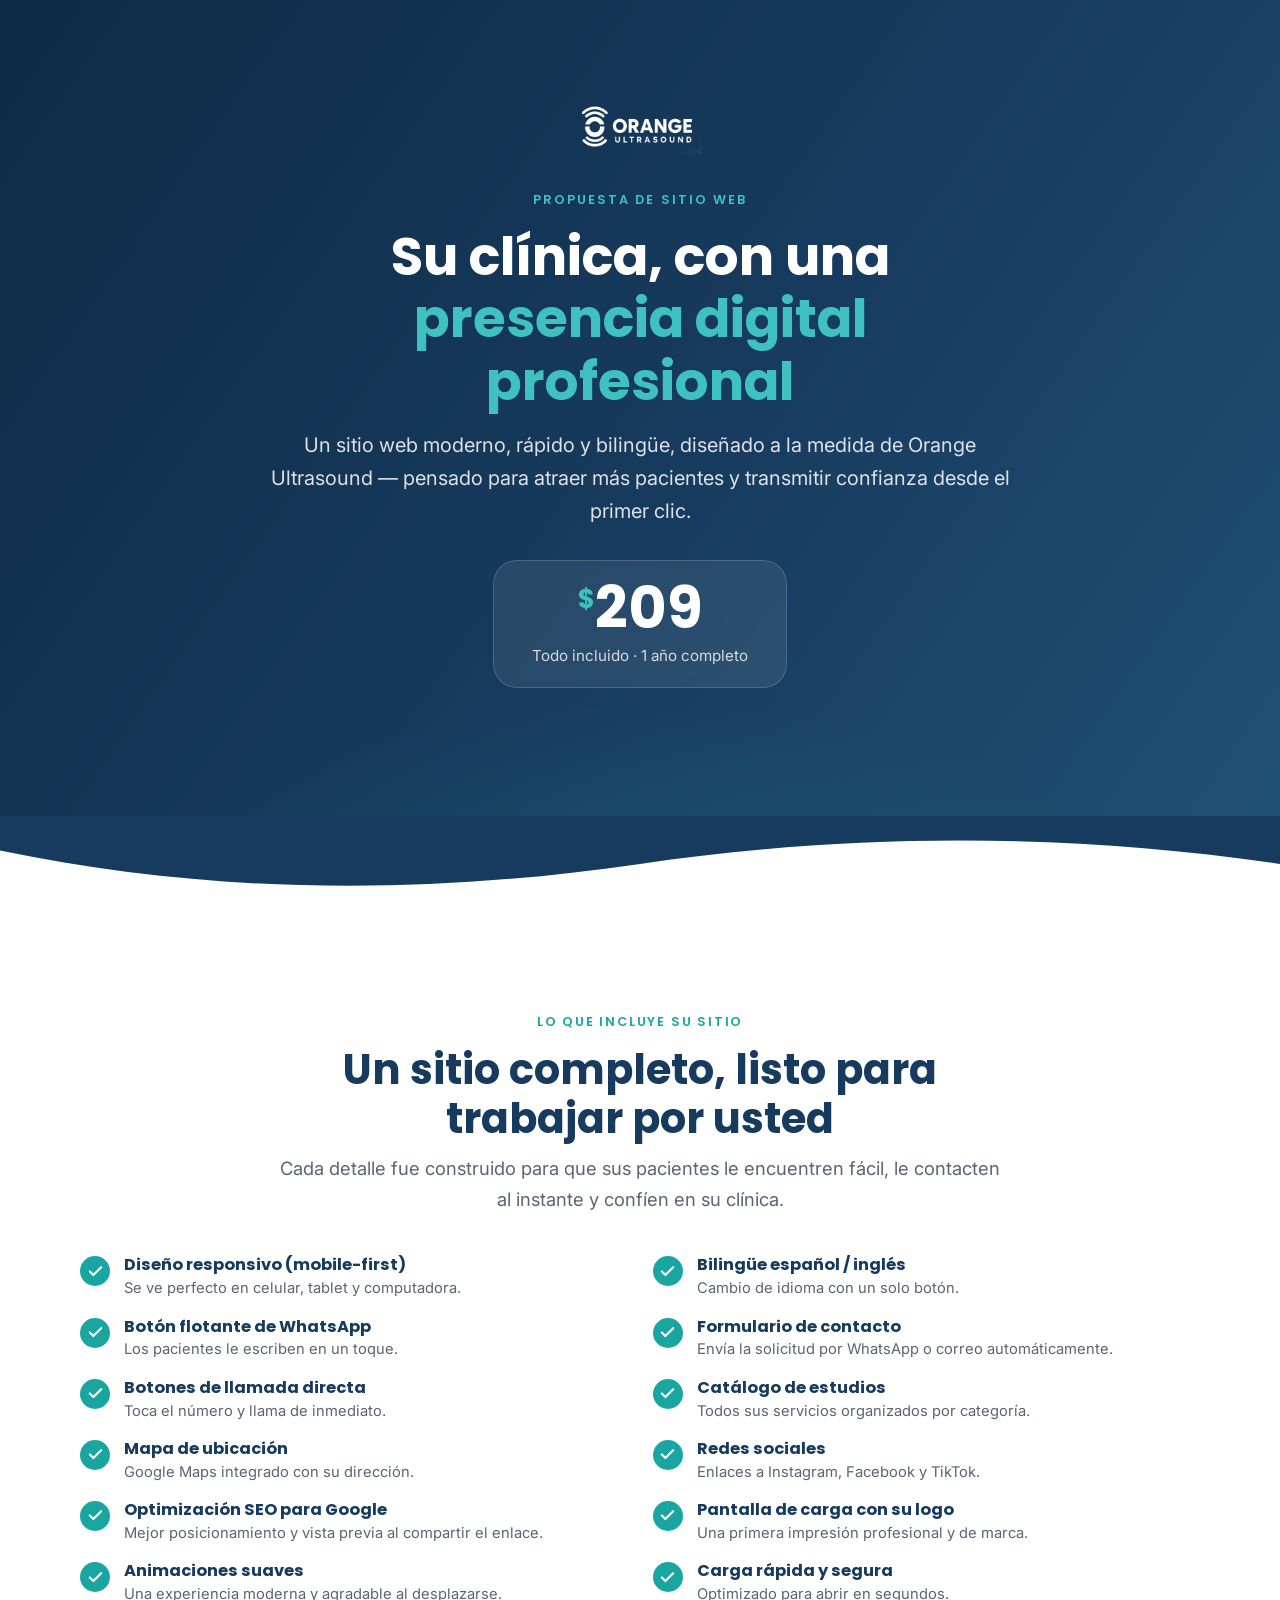
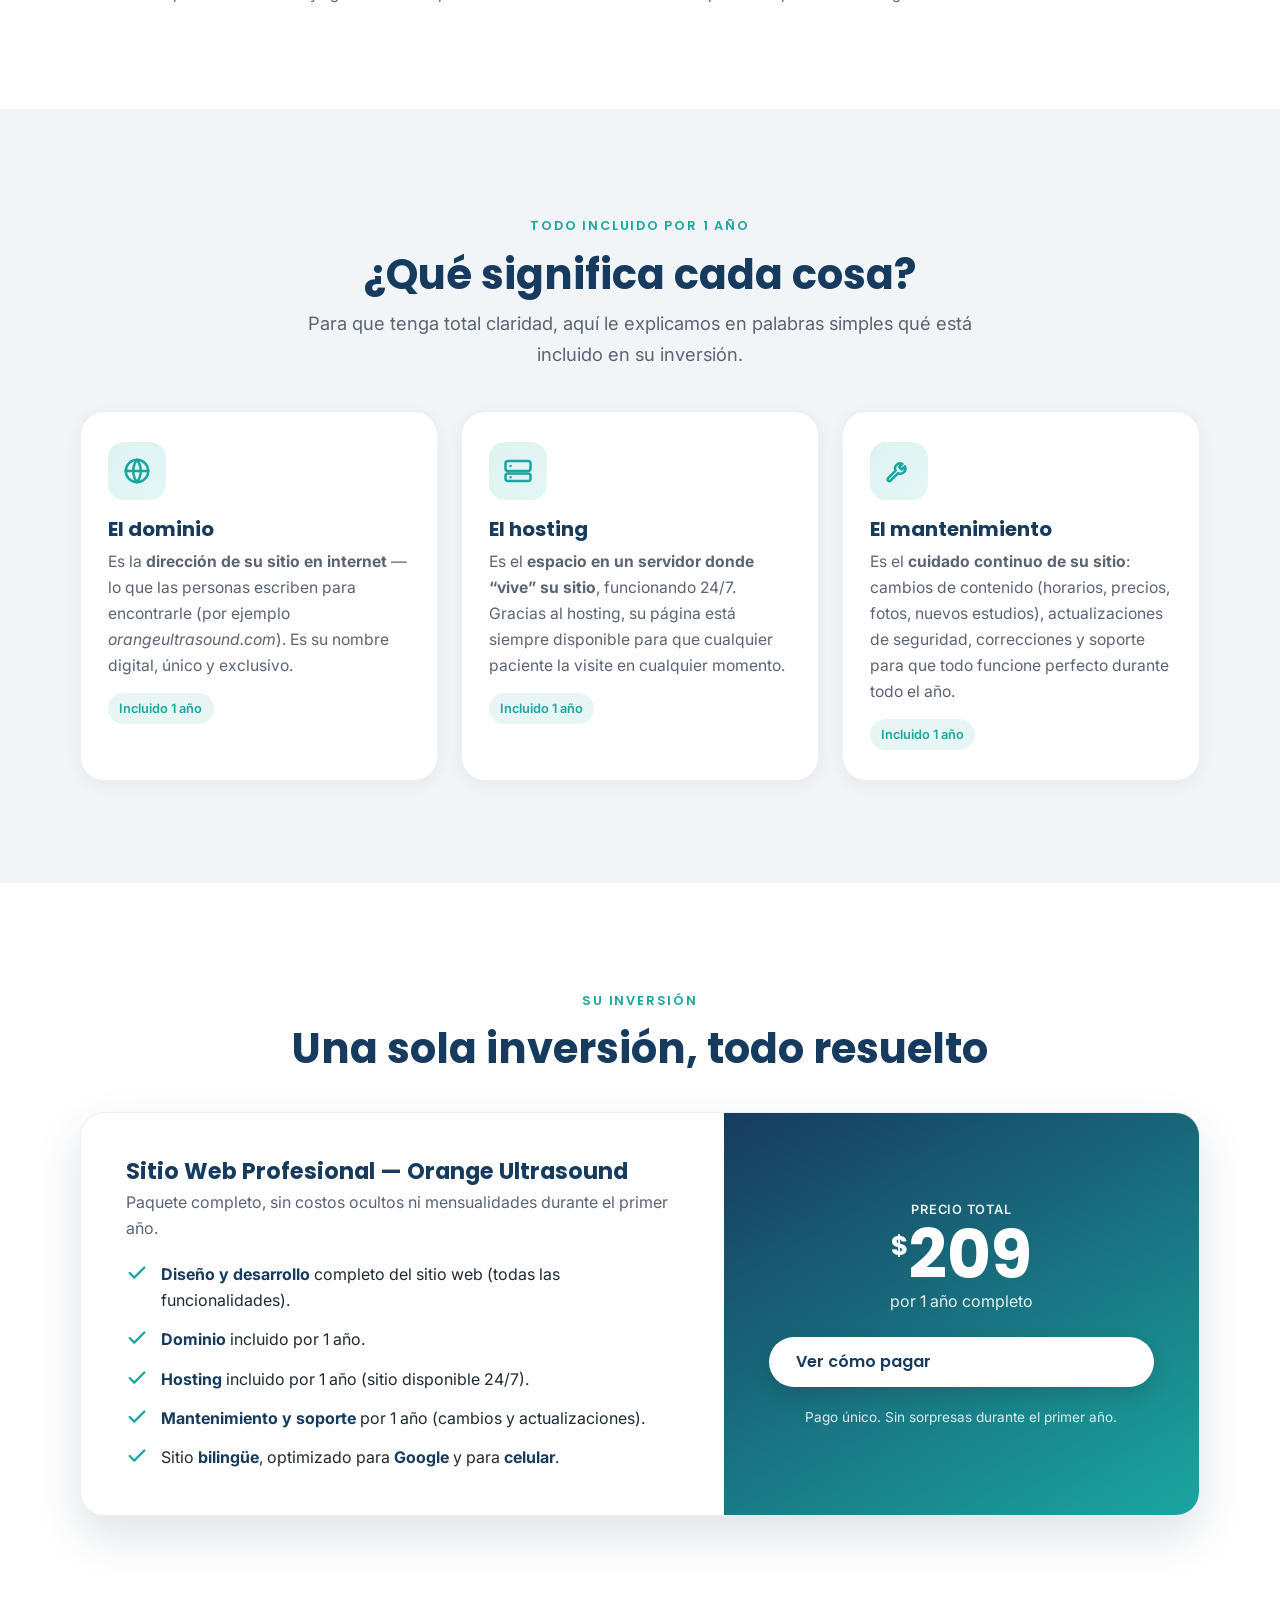
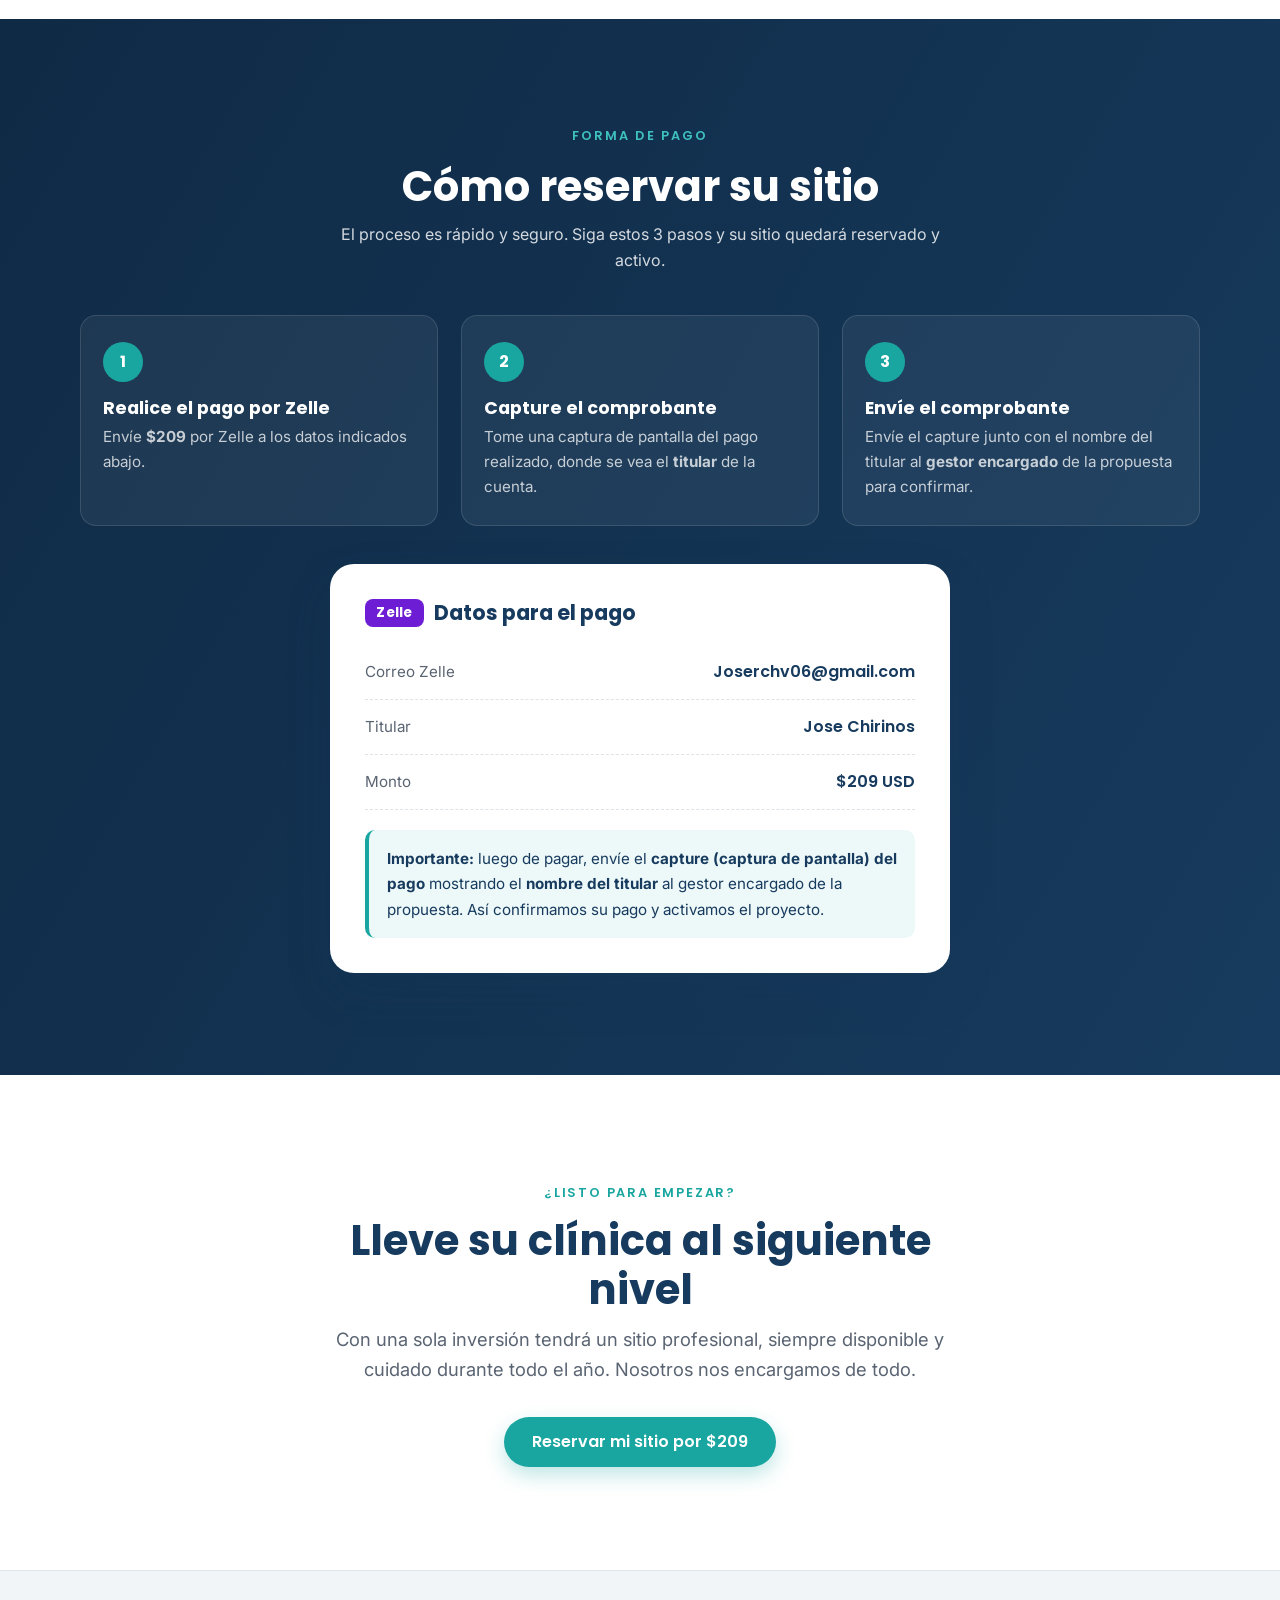
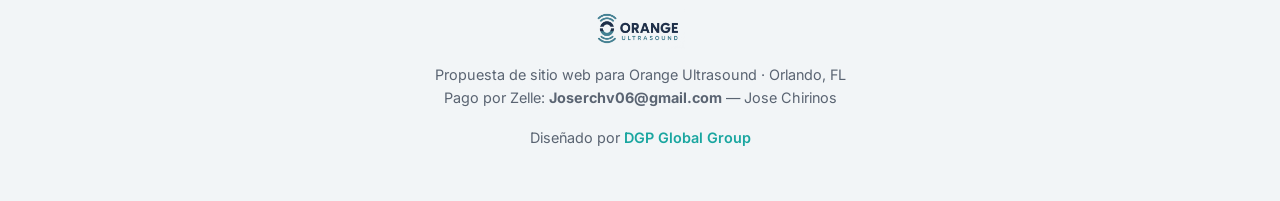
<file: propuesta.html>
<!DOCTYPE html>
<html lang="es">
<head>
  <meta charset="UTF-8" />
  <meta name="viewport" content="width=device-width, initial-scale=1.0" />
  <title>Propuesta — Sitio Web Orange Ultrasound</title>
  <meta name="description" content="Propuesta profesional del sitio web de Orange Ultrasound: diseño, funcionalidades, hosting, dominio y mantenimiento por un año completo." />
  <meta name="robots" content="noindex, nofollow" />
  <meta name="theme-color" content="#173B5E" />

  <link rel="icon" type="image/svg+xml" href="assets/img/favicon.svg" />
  <link rel="preconnect" href="https://fonts.googleapis.com" />
  <link rel="preconnect" href="https://fonts.gstatic.com" crossorigin />
  <link href="https://fonts.googleapis.com/css2?family=Poppins:wght@500;600;700&family=Inter:wght@400;500;600&display=swap" rel="stylesheet" />
  <link rel="stylesheet" href="assets/css/styles.css" />

  <style>
    /* ===== Estilos propios de la propuesta ===== */
    .p-hero {
      position: relative; overflow: hidden;
      background: linear-gradient(125deg, #0F2A45 0%, #173B5E 55%, #1f5075 100%);
      color: #fff; text-align: center;
      padding: clamp(3.5rem, 8vw, 6rem) 0 clamp(6rem, 10vw, 8rem);
    }
    .p-hero::before {
      content: ""; position: absolute; inset: auto -10% -35% -10%; height: 70%;
      background: radial-gradient(60% 100% at 50% 100%, rgba(26,166,160,.30), transparent 70%);
    }
    .p-hero__inner { position: relative; max-width: 820px; margin: 0 auto; }
    .p-hero .brand__logo { height: 60px; margin: 0 auto 1.8rem; filter: brightness(0) invert(1); }
    .p-eyebrow {
      display: inline-block; font-family: var(--font-head); font-weight: 600;
      letter-spacing: .16em; text-transform: uppercase; font-size: .8rem;
      color: var(--teal-light); margin-bottom: 1rem;
    }
    .p-hero h1 { color: #fff; font-size: clamp(2rem, 5.4vw, 3.3rem); margin-bottom: 1rem; }
    .p-hero h1 span { color: var(--teal-light); }
    .p-hero p { color: rgba(255,255,255,.85); font-size: clamp(1.05rem, 2.2vw, 1.25rem); max-width: 60ch; margin: 0 auto 2rem; }
    .p-hero__price {
      display: inline-flex; flex-direction: column; align-items: center;
      background: rgba(255,255,255,.08); border: 1px solid rgba(255,255,255,.16);
      border-radius: var(--radius-lg); padding: 1.2rem 2.4rem; backdrop-filter: blur(6px);
    }
    .p-hero__price .amt { font-family: var(--font-head); font-weight: 700; font-size: clamp(2.6rem, 7vw, 3.6rem); line-height: 1; color: #fff; }
    .p-hero__price .amt sup { font-size: .45em; top: -1.1em; color: var(--teal-light); }
    .p-hero__price .per { color: rgba(255,255,255,.8); font-size: .95rem; margin-top: .35rem; }

    .p-wave { line-height: 0; margin-top: -1px; }
    .p-wave svg { display: block; width: 100%; height: auto; }

    /* Tarjetas de explicación */
    .explain-grid { display: grid; grid-template-columns: repeat(3, 1fr); gap: 1.4rem; }
    .explain-card {
      background: #fff; border: 1px solid rgba(23,59,94,.08); border-radius: var(--radius-lg);
      padding: 1.9rem 1.7rem; box-shadow: var(--shadow-sm); text-align: left;
    }
    .explain-card .ico {
      width: 58px; height: 58px; border-radius: 16px; display: grid; place-items: center;
      background: linear-gradient(135deg, rgba(26,166,160,.14), rgba(63,193,192,.14)); color: var(--teal);
      margin-bottom: 1.1rem;
    }
    .explain-card .ico svg { width: 30px; height: 30px; }
    .explain-card h3 { font-size: 1.25rem; margin-bottom: .5rem; }
    .explain-card p { color: var(--gray-text); margin: 0; font-size: .98rem; }
    .explain-card .tag { display:inline-block; margin-top:.9rem; font-size:.8rem; font-weight:600; color:var(--teal); background:rgba(26,166,160,.1); padding:.3rem .7rem; border-radius:999px; }

    /* Lista de funcionalidades */
    .feat-grid { display: grid; grid-template-columns: repeat(2, 1fr); gap: 1rem 1.6rem; }
    .feat { display: flex; gap: .9rem; align-items: flex-start; }
    .feat__check {
      width: 30px; height: 30px; flex: none; border-radius: 50%;
      background: var(--teal); color: #fff; display: grid; place-items: center; margin-top: 1px;
    }
    .feat__check svg { width: 17px; height: 17px; }
    .feat h4 { margin: 0 0 .1rem; font-size: 1.02rem; }
    .feat p { margin: 0; color: var(--gray-text); font-size: .92rem; }

    /* Bloque de precio / incluye */
    .pricing { position: relative; }
    .pricing-card {
      background: #fff; border-radius: var(--radius-lg); box-shadow: var(--shadow-lg);
      border: 1px solid rgba(23,59,94,.08); overflow: hidden;
      display: grid; grid-template-columns: 1.15fr .85fr;
    }
    .pricing-card__main { padding: clamp(1.8rem, 4vw, 2.8rem); }
    .pricing-card__aside {
      background: linear-gradient(150deg, #173B5E, #1AA6A0); color: #fff;
      padding: clamp(1.8rem, 4vw, 2.8rem); display: flex; flex-direction: column; justify-content: center; text-align: center;
    }
    .pricing-card__aside .amt { font-family: var(--font-head); font-weight: 700; font-size: clamp(3rem, 8vw, 4.2rem); line-height: 1; }
    .pricing-card__aside .amt sup { font-size: .4em; top: -1.2em; }
    .pricing-card__aside .per { opacity: .9; margin-bottom: 1.4rem; }
    .pricing-card__aside .note { font-size: .85rem; opacity: .85; margin-top: 1.2rem; }
    .incl-list { list-style: none; margin: 1.2rem 0 0; padding: 0; display: grid; gap: .8rem; }
    .incl-list li { display: flex; gap: .8rem; align-items: flex-start; font-size: 1rem; }
    .incl-list li svg { width: 22px; height: 22px; color: var(--teal); flex: none; margin-top: 1px; }
    .incl-list strong { color: var(--navy); }

    /* Pasos de pago */
    .pay { background: linear-gradient(120deg, #0F2A45, #173B5E); color: #fff; }
    .pay .section-title, .pay h2 { color: #fff; }
    .pay .p-eyebrow { color: var(--teal-light); }
    .pay__lead { color: rgba(255,255,255,.82); max-width: 60ch; margin: 0 auto 2.6rem; text-align: center; }
    .steps { display: grid; grid-template-columns: repeat(3, 1fr); gap: 1.4rem; margin-bottom: 2.4rem; }
    .step {
      background: rgba(255,255,255,.06); border: 1px solid rgba(255,255,255,.12);
      border-radius: var(--radius); padding: 1.6rem 1.4rem;
    }
    .step__n {
      width: 40px; height: 40px; border-radius: 50%; background: var(--teal); color: #fff;
      font-family: var(--font-head); font-weight: 700; display: grid; place-items: center; margin-bottom: 1rem;
    }
    .step h4 { color: #fff; margin: 0 0 .35rem; font-size: 1.1rem; }
    .step p { color: rgba(255,255,255,.75); margin: 0; font-size: .95rem; }

    .zelle-box {
      max-width: 620px; margin: 0 auto; background: #fff; color: var(--ink);
      border-radius: var(--radius-lg); padding: clamp(1.6rem, 4vw, 2.2rem); box-shadow: var(--shadow-lg);
    }
    .zelle-box h3 { display:flex; align-items:center; gap:.6rem; font-size:1.3rem; margin-bottom: 1.2rem; }
    .zelle-badge { background:#6d1ed4; color:#fff; font-family:var(--font-head); font-weight:700; font-size:.85rem; padding:.35rem .7rem; border-radius:8px; letter-spacing:.02em; }
    .zelle-row { display:flex; justify-content:space-between; gap:1rem; padding:.85rem 0; border-bottom:1px dashed rgba(23,59,94,.14); }
    .zelle-row:last-child { border-bottom:none; }
    .zelle-row .k { color: var(--gray-text); font-size:.95rem; }
    .zelle-row .v { font-family: var(--font-head); font-weight:600; color: var(--navy); text-align:right; word-break:break-word; }
    .zelle-note {
      margin-top:1.3rem; background: rgba(26,166,160,.08); border-left:4px solid var(--teal);
      border-radius:10px; padding:1rem 1.1rem; font-size:.95rem; color: var(--navy);
    }

    .p-cta { text-align:center; }
    .p-footer { background: var(--gray-bg); text-align:center; padding: 2.2rem 0; color: var(--gray-text); font-size:.9rem; border-top:1px solid rgba(23,59,94,.08); }
    .p-footer .brand__logo { height:44px; margin:0 auto .8rem; }

    @media (max-width: 900px) {
      .explain-grid { grid-template-columns: 1fr; }
      .pricing-card { grid-template-columns: 1fr; }
      .steps { grid-template-columns: 1fr; }
    }
    @media (max-width: 620px) {
      .feat-grid { grid-template-columns: 1fr; }
    }
  </style>
</head>
<body>

  <!-- ===== HERO ===== -->
  <header class="p-hero">
    <div class="container p-hero__inner">
      <img class="brand__logo" src="assets/img/logo.png" alt="Orange Ultrasound" />
      <span class="p-eyebrow">Propuesta de sitio web</span>
      <h1>Su clínica, con una <span>presencia digital profesional</span></h1>
      <p>Un sitio web moderno, rápido y bilingüe, diseñado a la medida de Orange Ultrasound — pensado para atraer más pacientes y transmitir confianza desde el primer clic.</p>
      <div class="p-hero__price">
        <span class="amt"><sup>$</sup>209</span>
        <span class="per">Todo incluido · 1 año completo</span>
      </div>
    </div>
  </header>
  <div class="p-wave">
    <svg viewBox="0 0 1440 100" preserveAspectRatio="none"><path fill="#173B5E" d="M0,40 C240,90 480,90 720,55 C960,20 1200,20 1440,55 L1440,0 L0,0 Z" transform="translate(0,0)"></path></svg>
  </div>

  <!-- ===== RESUMEN / FUNCIONALIDADES ===== -->
  <section class="section">
    <div class="container">
      <div class="text-center" style="max-width:760px;margin:0 auto 2.6rem;">
        <span class="eyebrow">Lo que incluye su sitio</span>
        <h2 class="section-title">Un sitio completo, listo para trabajar por usted</h2>
        <p class="section-lead" style="margin-inline:auto;">Cada detalle fue construido para que sus pacientes le encuentren fácil, le contacten al instante y confíen en su clínica.</p>
      </div>

      <div class="feat-grid">
        <div class="feat"><span class="feat__check"><svg viewBox="0 0 24 24" fill="none" stroke="currentColor" stroke-width="3" stroke-linecap="round" stroke-linejoin="round"><path d="M20 6L9 17l-5-5"/></svg></span><div><h4>Diseño responsivo (mobile-first)</h4><p>Se ve perfecto en celular, tablet y computadora.</p></div></div>
        <div class="feat"><span class="feat__check"><svg viewBox="0 0 24 24" fill="none" stroke="currentColor" stroke-width="3" stroke-linecap="round" stroke-linejoin="round"><path d="M20 6L9 17l-5-5"/></svg></span><div><h4>Bilingüe español / inglés</h4><p>Cambio de idioma con un solo botón.</p></div></div>
        <div class="feat"><span class="feat__check"><svg viewBox="0 0 24 24" fill="none" stroke="currentColor" stroke-width="3" stroke-linecap="round" stroke-linejoin="round"><path d="M20 6L9 17l-5-5"/></svg></span><div><h4>Botón flotante de WhatsApp</h4><p>Los pacientes le escriben en un toque.</p></div></div>
        <div class="feat"><span class="feat__check"><svg viewBox="0 0 24 24" fill="none" stroke="currentColor" stroke-width="3" stroke-linecap="round" stroke-linejoin="round"><path d="M20 6L9 17l-5-5"/></svg></span><div><h4>Formulario de contacto</h4><p>Envía la solicitud por WhatsApp o correo automáticamente.</p></div></div>
        <div class="feat"><span class="feat__check"><svg viewBox="0 0 24 24" fill="none" stroke="currentColor" stroke-width="3" stroke-linecap="round" stroke-linejoin="round"><path d="M20 6L9 17l-5-5"/></svg></span><div><h4>Botones de llamada directa</h4><p>Toca el número y llama de inmediato.</p></div></div>
        <div class="feat"><span class="feat__check"><svg viewBox="0 0 24 24" fill="none" stroke="currentColor" stroke-width="3" stroke-linecap="round" stroke-linejoin="round"><path d="M20 6L9 17l-5-5"/></svg></span><div><h4>Catálogo de estudios</h4><p>Todos sus servicios organizados por categoría.</p></div></div>
        <div class="feat"><span class="feat__check"><svg viewBox="0 0 24 24" fill="none" stroke="currentColor" stroke-width="3" stroke-linecap="round" stroke-linejoin="round"><path d="M20 6L9 17l-5-5"/></svg></span><div><h4>Mapa de ubicación</h4><p>Google Maps integrado con su dirección.</p></div></div>
        <div class="feat"><span class="feat__check"><svg viewBox="0 0 24 24" fill="none" stroke="currentColor" stroke-width="3" stroke-linecap="round" stroke-linejoin="round"><path d="M20 6L9 17l-5-5"/></svg></span><div><h4>Redes sociales</h4><p>Enlaces a Instagram, Facebook y TikTok.</p></div></div>
        <div class="feat"><span class="feat__check"><svg viewBox="0 0 24 24" fill="none" stroke="currentColor" stroke-width="3" stroke-linecap="round" stroke-linejoin="round"><path d="M20 6L9 17l-5-5"/></svg></span><div><h4>Optimización SEO para Google</h4><p>Mejor posicionamiento y vista previa al compartir el enlace.</p></div></div>
        <div class="feat"><span class="feat__check"><svg viewBox="0 0 24 24" fill="none" stroke="currentColor" stroke-width="3" stroke-linecap="round" stroke-linejoin="round"><path d="M20 6L9 17l-5-5"/></svg></span><div><h4>Pantalla de carga con su logo</h4><p>Una primera impresión profesional y de marca.</p></div></div>
        <div class="feat"><span class="feat__check"><svg viewBox="0 0 24 24" fill="none" stroke="currentColor" stroke-width="3" stroke-linecap="round" stroke-linejoin="round"><path d="M20 6L9 17l-5-5"/></svg></span><div><h4>Animaciones suaves</h4><p>Una experiencia moderna y agradable al desplazarse.</p></div></div>
        <div class="feat"><span class="feat__check"><svg viewBox="0 0 24 24" fill="none" stroke="currentColor" stroke-width="3" stroke-linecap="round" stroke-linejoin="round"><path d="M20 6L9 17l-5-5"/></svg></span><div><h4>Carga rápida y segura</h4><p>Optimizado para abrir en segundos.</p></div></div>
      </div>
    </div>
  </section>

  <!-- ===== EXPLICACIÓN: DOMINIO / HOSTING / MANTENIMIENTO ===== -->
  <section class="section section--gray">
    <div class="container">
      <div class="text-center" style="max-width:760px;margin:0 auto 2.6rem;">
        <span class="eyebrow">Todo incluido por 1 año</span>
        <h2 class="section-title">¿Qué significa cada cosa?</h2>
        <p class="section-lead" style="margin-inline:auto;">Para que tenga total claridad, aquí le explicamos en palabras simples qué está incluido en su inversión.</p>
      </div>

      <div class="explain-grid">
        <div class="explain-card">
          <span class="ico"><svg viewBox="0 0 24 24" fill="none" stroke="currentColor" stroke-width="2" stroke-linecap="round" stroke-linejoin="round"><circle cx="12" cy="12" r="9"/><path d="M3 12h18M12 3a15 15 0 0 1 0 18M12 3a15 15 0 0 0 0 18"/></svg></span>
          <h3>El dominio</h3>
          <p>Es la <strong>dirección de su sitio en internet</strong> — lo que las personas escriben para encontrarle (por ejemplo <em>orangeultrasound.com</em>). Es su nombre digital, único y exclusivo.</p>
          <span class="tag">Incluido 1 año</span>
        </div>
        <div class="explain-card">
          <span class="ico"><svg viewBox="0 0 24 24" fill="none" stroke="currentColor" stroke-width="2" stroke-linecap="round" stroke-linejoin="round"><rect x="2" y="4" width="20" height="8" rx="2"/><rect x="2" y="14" width="20" height="6" rx="2"/><path d="M6 8h.01M6 17h.01"/></svg></span>
          <h3>El hosting</h3>
          <p>Es el <strong>espacio en un servidor donde “vive” su sitio</strong>, funcionando 24/7. Gracias al hosting, su página está siempre disponible para que cualquier paciente la visite en cualquier momento.</p>
          <span class="tag">Incluido 1 año</span>
        </div>
        <div class="explain-card">
          <span class="ico"><svg viewBox="0 0 24 24" fill="none" stroke="currentColor" stroke-width="2" stroke-linecap="round" stroke-linejoin="round"><path d="M14.7 6.3a4 4 0 0 0-5.4 5.4l-6 6a1.4 1.4 0 0 0 2 2l6-6a4 4 0 0 0 5.4-5.4l-2.5 2.5-2-2 2.5-2.5z"/></svg></span>
          <h3>El mantenimiento</h3>
          <p>Es el <strong>cuidado continuo de su sitio</strong>: cambios de contenido (horarios, precios, fotos, nuevos estudios), actualizaciones de seguridad, correcciones y soporte para que todo funcione perfecto durante todo el año.</p>
          <span class="tag">Incluido 1 año</span>
        </div>
      </div>
    </div>
  </section>

  <!-- ===== PRECIO / INCLUYE ===== -->
  <section class="section pricing">
    <div class="container">
      <div class="text-center" style="max-width:720px;margin:0 auto 2.4rem;">
        <span class="eyebrow">Su inversión</span>
        <h2 class="section-title">Una sola inversión, todo resuelto</h2>
      </div>

      <div class="pricing-card">
        <div class="pricing-card__main">
          <h3 style="font-size:1.4rem;margin-bottom:.3rem;">Sitio Web Profesional — Orange Ultrasound</h3>
          <p style="color:var(--gray-text);margin-bottom:.4rem;">Paquete completo, sin costos ocultos ni mensualidades durante el primer año.</p>
          <ul class="incl-list">
            <li><svg viewBox="0 0 24 24" fill="none" stroke="currentColor" stroke-width="2.5" stroke-linecap="round" stroke-linejoin="round"><path d="M20 6L9 17l-5-5"/></svg><span><strong>Diseño y desarrollo</strong> completo del sitio web (todas las funcionalidades).</span></li>
            <li><svg viewBox="0 0 24 24" fill="none" stroke="currentColor" stroke-width="2.5" stroke-linecap="round" stroke-linejoin="round"><path d="M20 6L9 17l-5-5"/></svg><span><strong>Dominio</strong> incluido por 1 año.</span></li>
            <li><svg viewBox="0 0 24 24" fill="none" stroke="currentColor" stroke-width="2.5" stroke-linecap="round" stroke-linejoin="round"><path d="M20 6L9 17l-5-5"/></svg><span><strong>Hosting</strong> incluido por 1 año (sitio disponible 24/7).</span></li>
            <li><svg viewBox="0 0 24 24" fill="none" stroke="currentColor" stroke-width="2.5" stroke-linecap="round" stroke-linejoin="round"><path d="M20 6L9 17l-5-5"/></svg><span><strong>Mantenimiento y soporte</strong> por 1 año (cambios y actualizaciones).</span></li>
            <li><svg viewBox="0 0 24 24" fill="none" stroke="currentColor" stroke-width="2.5" stroke-linecap="round" stroke-linejoin="round"><path d="M20 6L9 17l-5-5"/></svg><span>Sitio <strong>bilingüe</strong>, optimizado para <strong>Google</strong> y para <strong>celular</strong>.</span></li>
          </ul>
        </div>
        <div class="pricing-card__aside">
          <span style="opacity:.9;font-weight:600;letter-spacing:.06em;text-transform:uppercase;font-size:.8rem;">Precio total</span>
          <div class="amt"><sup>$</sup>209</div>
          <div class="per">por 1 año completo</div>
          <a class="btn btn--light" href="#pago">Ver cómo pagar</a>
          <div class="note">Pago único. Sin sorpresas durante el primer año.</div>
        </div>
      </div>
    </div>
  </section>

  <!-- ===== PAGO ===== -->
  <section class="section pay" id="pago">
    <div class="container">
      <div class="text-center" style="max-width:760px;margin:0 auto;">
        <span class="p-eyebrow">Forma de pago</span>
        <h2 class="section-title">Cómo reservar su sitio</h2>
        <p class="pay__lead">El proceso es rápido y seguro. Siga estos 3 pasos y su sitio quedará reservado y activo.</p>
      </div>

      <div class="steps">
        <div class="step">
          <div class="step__n">1</div>
          <h4>Realice el pago por Zelle</h4>
          <p>Envíe <strong>$209</strong> por Zelle a los datos indicados abajo.</p>
        </div>
        <div class="step">
          <div class="step__n">2</div>
          <h4>Capture el comprobante</h4>
          <p>Tome una captura de pantalla del pago realizado, donde se vea el <strong>titular</strong> de la cuenta.</p>
        </div>
        <div class="step">
          <div class="step__n">3</div>
          <h4>Envíe el comprobante</h4>
          <p>Envíe el capture junto con el nombre del titular al <strong>gestor encargado</strong> de la propuesta para confirmar.</p>
        </div>
      </div>

      <div class="zelle-box">
        <h3><span class="zelle-badge">Zelle</span> Datos para el pago</h3>
        <div class="zelle-row"><span class="k">Correo Zelle</span><span class="v">Joserchv06@gmail.com</span></div>
        <div class="zelle-row"><span class="k">Titular</span><span class="v">Jose Chirinos</span></div>
        <div class="zelle-row"><span class="k">Monto</span><span class="v">$209 USD</span></div>
        <div class="zelle-note">
          <strong>Importante:</strong> luego de pagar, envíe el <strong>capture (captura de pantalla) del pago</strong> mostrando el <strong>nombre del titular</strong> al gestor encargado de la propuesta. Así confirmamos su pago y activamos el proyecto.
        </div>
      </div>
    </div>
  </section>

  <!-- ===== CTA FINAL ===== -->
  <section class="section p-cta">
    <div class="container" style="max-width:720px;">
      <span class="eyebrow">¿Listo para empezar?</span>
      <h2 class="section-title">Lleve su clínica al siguiente nivel</h2>
      <p class="section-lead" style="margin:0 auto 2rem;">Con una sola inversión tendrá un sitio profesional, siempre disponible y cuidado durante todo el año. Nosotros nos encargamos de todo.</p>
      <a class="btn" href="#pago">Reservar mi sitio por $209</a>
    </div>
  </section>

  <footer class="p-footer">
    <div class="container">
      <img class="brand__logo" src="assets/img/logo.png" alt="Orange Ultrasound" />
      <p>Propuesta de sitio web para Orange Ultrasound · Orlando, FL<br />
      Pago por Zelle: <strong>Joserchv06@gmail.com</strong> — Jose Chirinos</p>
      <p style="margin-top:.7rem;">Diseñado por <a href="https://dgpglobalgroup.com" target="_blank" rel="noopener" style="color:var(--teal);font-weight:600;">DGP Global Group</a></p>
    </div>
  </footer>

</body>
</html>
</file>
<file: assets/css/styles.css>
/* ============================================================
   Orange Ultrasound — Sistema de diseño
   ============================================================ */

:root {
  /* Paleta de marca */
  --navy: #173B5E;          /* Azul marino oscuro (primario) */
  --navy-dark: #0F2A45;     /* Variante más profunda para fondos */
  --teal: #1AA6A0;          /* Teal / turquesa (secundario) */
  --teal-light: #3FC1C0;    /* Teal claro / aqua (acento) */
  --white: #FFFFFF;
  --gray-bg: #F2F5F7;       /* Fondo secundario / tarjetas */
  --gray-text: #5A6472;     /* Texto secundario */
  --ink: #1E2A32;           /* Negro suave para texto */

  /* Tipografía */
  --font-head: 'Poppins', 'Segoe UI', system-ui, sans-serif;
  --font-body: 'Inter', 'Segoe UI', system-ui, sans-serif;

  /* Escala y layout */
  --container: 1200px;
  --radius: 16px;
  --radius-lg: 24px;
  --shadow-sm: 0 4px 16px rgba(23, 59, 94, 0.06);
  --shadow-md: 0 12px 32px rgba(23, 59, 94, 0.10);
  --shadow-lg: 0 20px 48px rgba(23, 59, 94, 0.14);
  --header-h: 76px;
  --ease: cubic-bezier(0.22, 1, 0.36, 1);
}

/* ============================================================
   Splash / Pantalla de carga (logo ~1s y se desvanece)
   Funciona sólo con CSS (sin JS también se oculta).
   ============================================================ */
.splash {
  position: fixed;
  inset: 0;
  z-index: 1000;
  background: #ffffff;
  display: grid;
  place-items: center;
  animation: splashOut .6s var(--ease, ease) 1s forwards;
}
.splash__inner {
  display: flex;
  flex-direction: column;
  align-items: center;
  gap: 1.1rem;
  animation: splashIn .6s var(--ease, ease) both;
}
.splash__mark {
  width: 92px; height: 92px;
  border-radius: 50%;
  background: #173B5E;
  display: grid; place-items: center;
  box-shadow: 0 14px 34px rgba(23, 59, 94, 0.22);
}
.splash__mark svg { width: 54px; height: 54px; }
/* Ícono de ondas con pulso suave */
.splash__mark .wave1 { animation: splashPulse 1.4s ease-in-out infinite; transform-origin: 32px 44px; }
.splash__mark .wave2 { animation: splashPulse 1.4s ease-in-out infinite .18s; transform-origin: 32px 44px; }
.splash__text {
  display: flex; flex-direction: column; align-items: center; line-height: 1.05;
  font-family: var(--font-head, sans-serif); font-weight: 700;
}
.splash__text .top { font-size: 1.5rem; color: #173B5E; letter-spacing: .02em; }
.splash__text .bottom { font-size: 1.5rem; color: #1AA6A0; letter-spacing: .22em; }
/* Barra de carga */
.splash__bar {
  margin-top: .4rem;
  width: 140px; height: 4px; border-radius: 999px;
  background: #E4EBF0; overflow: hidden;
}
.splash__bar::after {
  content: ""; display: block; height: 100%; width: 40%;
  border-radius: 999px;
  background: linear-gradient(90deg, #1AA6A0, #3FC1C0);
  animation: splashLoad 1s var(--ease, ease) forwards;
}
/* Imagen del logo real (cuando se agregue) */
.splash__img { max-width: 240px; height: auto; }

@keyframes splashIn { from { opacity: 0; transform: translateY(10px) scale(.96); } to { opacity: 1; transform: none; } }
@keyframes splashOut { to { opacity: 0; visibility: hidden; pointer-events: none; } }
@keyframes splashPulse { 0%,100% { opacity: .55; } 50% { opacity: 1; } }
@keyframes splashLoad { from { width: 8%; } to { width: 100%; } }

@media (prefers-reduced-motion: reduce) {
  .splash { animation: none; display: none; }
}

/* ---------- Reset base ---------- */
*,
*::before,
*::after { box-sizing: border-box; }

html { scroll-behavior: smooth; scroll-padding-top: var(--header-h); overflow-x: hidden; width: 100%; }

body {
  margin: 0;
  font-family: var(--font-body);
  color: var(--ink);
  background: var(--white);
  line-height: 1.65;
  -webkit-font-smoothing: antialiased;
  text-rendering: optimizeLegibility;
  overflow-x: hidden;
}

img { max-width: 100%; display: block; }

h1, h2, h3, h4 {
  font-family: var(--font-head);
  color: var(--navy);
  line-height: 1.18;
  margin: 0 0 .5em;
  font-weight: 700;
}

p { margin: 0 0 1rem; }

a { color: var(--teal); text-decoration: none; }

/* ---------- Utilidades de layout ---------- */
.container {
  width: 100%;
  max-width: var(--container);
  margin-inline: auto;
  padding-inline: clamp(1.15rem, 4vw, 2.5rem);
}

.section { padding-block: clamp(3.5rem, 8vw, 6.5rem); position: relative; }

.section--gray { background: var(--gray-bg); }

.eyebrow {
  display: inline-block;
  font-family: var(--font-head);
  font-weight: 600;
  font-size: .8rem;
  letter-spacing: .14em;
  text-transform: uppercase;
  color: var(--teal);
  margin-bottom: .85rem;
}

.section-title {
  font-size: clamp(1.7rem, 4.2vw, 2.6rem);
  margin-bottom: .6rem;
}

.section-lead {
  color: var(--gray-text);
  font-size: clamp(1rem, 2vw, 1.15rem);
  max-width: 60ch;
}

.text-center { text-align: center; }
.text-center .section-lead { margin-inline: auto; }

/* ---------- Botones ---------- */
.btn {
  --btn-bg: var(--teal);
  --btn-fg: #fff;
  display: inline-flex;
  align-items: center;
  gap: .55rem;
  font-family: var(--font-head);
  font-weight: 600;
  font-size: 1rem;
  line-height: 1;
  padding: .95rem 1.6rem;
  border-radius: 999px;
  border: 2px solid transparent;
  background: var(--btn-bg);
  color: var(--btn-fg);
  cursor: pointer;
  transition: transform .25s var(--ease), box-shadow .25s var(--ease), background .25s var(--ease);
  box-shadow: 0 8px 20px rgba(26, 166, 160, 0.28);
}
.btn:hover { transform: translateY(-2px); box-shadow: 0 12px 26px rgba(26, 166, 160, 0.36); }
.btn svg { width: 20px; height: 20px; }

.btn--navy { --btn-bg: var(--navy); box-shadow: 0 8px 20px rgba(23, 59, 94, 0.28); }
.btn--navy:hover { box-shadow: 0 12px 26px rgba(23, 59, 94, 0.36); }

.btn--outline {
  background: transparent;
  color: var(--navy);
  border-color: rgba(23, 59, 94, 0.22);
  box-shadow: none;
}
.btn--outline:hover { background: rgba(23, 59, 94, 0.05); box-shadow: none; }

.btn--light {
  background: #fff;
  color: var(--navy);
  box-shadow: 0 8px 20px rgba(0, 0, 0, 0.12);
}
.btn--ghost-light {
  background: transparent;
  color: #fff;
  border-color: rgba(255, 255, 255, 0.5);
  box-shadow: none;
}
.btn--ghost-light:hover { background: rgba(255, 255, 255, 0.12); box-shadow: none; }

/* ============================================================
   Header / Navegación
   ============================================================ */
.site-header {
  position: fixed;
  inset: 0 0 auto 0;
  height: var(--header-h);
  z-index: 100;
  display: flex;
  align-items: center;
  background: rgba(255, 255, 255, 0.85);
  backdrop-filter: saturate(180%) blur(14px);
  -webkit-backdrop-filter: saturate(180%) blur(14px);
  transition: box-shadow .3s var(--ease), background .3s var(--ease);
}
.site-header.is-scrolled { box-shadow: var(--shadow-sm); background: rgba(255, 255, 255, 0.94); }

.site-header .container {
  display: flex;
  align-items: center;
  justify-content: space-between;
  gap: 1rem;
}

/* Logo */
.brand { display: flex; align-items: center; gap: .7rem; }
.brand__logo { height: 46px; width: auto; display: block; }
@media (max-width: 480px) { .brand__logo { height: 38px; } }
.brand__mark {
  width: 44px; height: 44px;
  flex: none;
  border-radius: 50%;
  background: var(--navy);
  display: grid; place-items: center;
}
.brand__mark svg { width: 26px; height: 26px; }
.brand__text {
  display: flex; flex-direction: column; line-height: 1;
  font-family: var(--font-head); font-weight: 700;
  letter-spacing: .02em;
}
.brand__text .brand__top { font-size: 1.02rem; color: var(--navy); }
.brand__text .brand__bottom { font-size: 1.02rem; color: var(--teal); letter-spacing: .16em; }

/* Nav */
.nav { display: flex; align-items: center; gap: 1.6rem; }
.nav__links { display: flex; align-items: center; gap: 1.4rem; list-style: none; margin: 0; padding: 0; }
.nav__links a {
  font-family: var(--font-head);
  font-weight: 500;
  font-size: .95rem;
  color: var(--navy);
  position: relative;
  padding: .25rem 0;
}
.nav__links a::after {
  content: ""; position: absolute; left: 0; bottom: -2px;
  width: 0; height: 2px; background: var(--teal);
  transition: width .3s var(--ease);
}
.nav__links a:hover::after { width: 100%; }

.nav__actions { display: flex; align-items: center; gap: .8rem; }

/* Toggle de idioma (funcionalidad se activa en Parte 8) */
.lang-toggle {
  display: inline-flex;
  border: 1.5px solid rgba(23, 59, 94, 0.2);
  border-radius: 999px;
  overflow: hidden;
  font-family: var(--font-head);
  font-size: .8rem;
  font-weight: 600;
}
.lang-toggle button {
  border: 0; background: transparent; cursor: pointer;
  padding: .4rem .7rem; color: var(--gray-text);
  transition: background .2s, color .2s;
}
.lang-toggle button.is-active { background: var(--teal); color: #fff; }

.nav-toggle {
  display: none;
  width: 44px; height: 44px;
  border: 0; background: transparent; cursor: pointer;
  flex-direction: column; justify-content: center; gap: 5px;
  padding: 0 10px;
}
.nav-toggle span {
  display: block; height: 2.5px; background: var(--navy); border-radius: 2px;
  transition: transform .3s var(--ease), opacity .2s;
}
.nav-toggle.is-open span:nth-child(1) { transform: translateY(7.5px) rotate(45deg); }
.nav-toggle.is-open span:nth-child(2) { opacity: 0; }
.nav-toggle.is-open span:nth-child(3) { transform: translateY(-7.5px) rotate(-45deg); }

/* ============================================================
   Hero
   ============================================================ */
.hero {
  position: relative;
  padding-top: calc(var(--header-h) + clamp(2.5rem, 6vw, 4.5rem));
  padding-bottom: clamp(5rem, 11vw, 8.5rem);
  background:
    radial-gradient(1200px 600px at 80% -10%, rgba(63, 193, 192, 0.18), transparent 60%),
    linear-gradient(180deg, #f6fafb 0%, #ffffff 100%);
  overflow: hidden;
}
/* La ola se ancla al fondo del hero, pegada a la siguiente sección (sin hueco) */
.hero .wave-divider {
  position: absolute;
  left: 0; right: 0; bottom: -1px;
}

.hero__grid {
  display: grid;
  grid-template-columns: 1.05fr 0.95fr;
  gap: clamp(2rem, 5vw, 4rem);
  align-items: center;
}

.hero__badge {
  display: inline-flex; align-items: center; gap: .5rem;
  background: rgba(26, 166, 160, 0.1);
  color: var(--teal);
  font-family: var(--font-head); font-weight: 600; font-size: .85rem;
  padding: .5rem 1rem; border-radius: 999px;
  margin-bottom: 1.4rem;
}
.hero__badge svg { width: 16px; height: 16px; }

.hero__title {
  font-size: clamp(2.1rem, 5.6vw, 3.6rem);
  letter-spacing: -0.01em;
  margin-bottom: 1rem;
}
.hero__title .accent { color: var(--teal); }

.hero__subtitle {
  font-size: clamp(1.05rem, 2.4vw, 1.3rem);
  color: var(--gray-text);
  max-width: 46ch;
  margin-bottom: 1.8rem;
}
.hero__subtitle strong { color: var(--navy); font-weight: 600; }

.hero__actions { display: flex; flex-wrap: wrap; gap: .9rem; margin-bottom: 2rem; }

.hero__highlights {
  display: flex; flex-wrap: wrap; gap: 1.4rem;
}
.hero__highlight {
  display: flex; align-items: center; gap: .65rem;
  font-size: .95rem; color: var(--navy); font-weight: 500;
}
.hero__highlight-icon {
  width: 40px; height: 40px; flex: none;
  display: grid; place-items: center;
  border-radius: 12px;
  background: rgba(26, 166, 160, 0.12);
  color: var(--teal);
}
.hero__highlight-icon svg { width: 22px; height: 22px; }
.hero__highlight strong { display: block; color: var(--teal); font-family: var(--font-head); font-size: 1.05rem; }
.hero__highlight small { color: var(--gray-text); font-weight: 500; }

/* Media del hero */
.hero__media { position: relative; }
.hero__image-wrap {
  position: relative;
  border-radius: var(--radius-lg);
  overflow: hidden;
  box-shadow: var(--shadow-lg);
  aspect-ratio: 4 / 5;
  background: linear-gradient(135deg, var(--teal) 0%, var(--navy) 100%);
}
.hero__image-wrap img { width: 100%; height: 100%; object-fit: cover; }

.hero__float-card {
  position: absolute;
  left: -18px; bottom: 26px;
  background: #fff;
  border-radius: var(--radius);
  box-shadow: var(--shadow-md);
  padding: .9rem 1.1rem;
  display: flex; align-items: center; gap: .8rem;
  max-width: 250px;
}
.hero__float-card .icon {
  width: 42px; height: 42px; flex: none;
  border-radius: 50%; background: rgba(26, 166, 160, 0.12);
  display: grid; place-items: center; color: var(--teal);
}
.hero__float-card .icon svg { width: 22px; height: 22px; }
.hero__float-card .t { font-family: var(--font-head); font-weight: 600; font-size: .92rem; color: var(--navy); line-height: 1.2; }
.hero__float-card .s { font-size: .8rem; color: var(--gray-text); }

/* Blob decorativo detrás de la imagen */
.hero__blob {
  position: absolute;
  right: -6%; top: -8%;
  width: 62%; aspect-ratio: 1;
  background: radial-gradient(circle at 30% 30%, rgba(63,193,192,.35), rgba(26,166,160,.15) 60%, transparent 72%);
  filter: blur(6px);
  z-index: -1;
}

/* ============================================================
   Sección: Atención para todos
   ============================================================ */
.care {
  position: relative;
  background: linear-gradient(120deg, var(--navy-dark) 0%, var(--navy) 55%, #1f5075 100%);
  overflow: hidden;
}
.care::before {
  content: "";
  position: absolute; right: -8%; top: -30%; width: 55%; aspect-ratio: 1;
  background: radial-gradient(circle at 40% 40%, rgba(26,166,160,.28), transparent 66%);
  pointer-events: none;
}
.care .eyebrow { color: var(--teal-light); }
.care .section-title { color: #fff; }
.care .section-lead { color: rgba(255,255,255,.82); }

.care__grid {
  position: relative;
  display: grid;
  grid-template-columns: 0.95fr 1.05fr;
  gap: clamp(2rem, 5vw, 4rem);
  align-items: center;
}

.care__media { position: relative; }
.care__image-wrap {
  position: relative;
  border-radius: var(--radius-lg);
  overflow: hidden;
  box-shadow: var(--shadow-md);
  aspect-ratio: 5 / 4;
  background: linear-gradient(135deg, #3FC1C0 0%, #173B5E 100%);
}
.care__image-wrap img { width: 100%; height: 100%; object-fit: cover; }
/* Acento de ola en la esquina de la imagen */
.care__media::after {
  content: "";
  position: absolute; left: -14px; bottom: -14px;
  width: 120px; height: 120px; border-radius: 24px;
  background: rgba(26, 166, 160, 0.18);
  z-index: -1;
}

.care__features { list-style: none; margin: 1.8rem 0 0; padding: 0; display: grid; gap: 1.1rem; }
.feature-row {
  display: flex; gap: 1.1rem; align-items: flex-start;
  background: #fff;
  border: 1px solid rgba(23, 59, 94, 0.06);
  border-radius: var(--radius);
  padding: 1.2rem 1.3rem;
  box-shadow: var(--shadow-sm);
  transition: transform .3s var(--ease), box-shadow .3s var(--ease);
}
.feature-row:hover { transform: translateY(-3px); box-shadow: var(--shadow-md); }
.feature-row__icon {
  width: 52px; height: 52px; flex: none;
  border-radius: 14px;
  display: grid; place-items: center;
  background: rgba(26, 166, 160, 0.12);
  color: var(--teal);
}
.feature-row__icon svg { width: 26px; height: 26px; }
.feature-row__body h3 { font-size: 1.15rem; margin-bottom: .2rem; }
.feature-row__body p { margin: 0; color: var(--gray-text); font-size: .98rem; }

/* ============================================================
   Sección: ¿Por qué elegirnos? (grid de tarjetas)
   ============================================================ */
.why__head { max-width: 720px; margin: 0 auto clamp(2.2rem, 5vw, 3.2rem); }

.cards-grid {
  display: grid;
  grid-template-columns: repeat(3, 1fr);
  gap: 1.4rem;
}

.icon-card {
  background: #fff;
  border: 1px solid rgba(23, 59, 94, 0.07);
  border-radius: var(--radius);
  padding: 1.8rem 1.6rem;
  box-shadow: var(--shadow-sm);
  transition: transform .3s var(--ease), box-shadow .3s var(--ease), border-color .3s var(--ease);
  position: relative;
  overflow: hidden;
}
.icon-card::before {
  content: "";
  position: absolute; inset: 0 0 auto 0; height: 4px;
  background: linear-gradient(90deg, var(--teal), var(--teal-light));
  transform: scaleX(0); transform-origin: left;
  transition: transform .35s var(--ease);
}
.icon-card:hover { transform: translateY(-6px); box-shadow: var(--shadow-md); border-color: rgba(26,166,160,.25); }
.icon-card:hover::before { transform: scaleX(1); }

.icon-card__icon {
  width: 60px; height: 60px;
  border-radius: 16px;
  display: grid; place-items: center;
  background: linear-gradient(135deg, rgba(26,166,160,.14), rgba(63,193,192,.14));
  color: var(--teal);
  margin-bottom: 1.15rem;
}
.icon-card__icon svg { width: 30px; height: 30px; }
.icon-card h3 { font-size: 1.2rem; margin-bottom: .4rem; }
.icon-card p { margin: 0; color: var(--gray-text); font-size: .97rem; }

/* Séptima tarjeta destacada (ancho completo) */
.icon-card--wide {
  grid-column: 1 / -1;
  display: flex; align-items: center; gap: 1.4rem;
  background: linear-gradient(120deg, var(--navy) 0%, #1f5075 100%);
  border: none;
}
.icon-card--wide::before { display: none; }
.icon-card--wide .icon-card__icon {
  background: rgba(255,255,255,.14); color: #fff; margin: 0; flex: none;
}
.icon-card--wide h3 { color: #fff; margin: 0; }
.icon-card--wide p { color: rgba(255,255,255,.82); }
.icon-card--wide .wide-cta { margin-left: auto; flex: none; }

/* ============================================================
   Sección: Tecnología que marca la diferencia
   ============================================================ */
.tech { background: var(--gray-bg); position: relative; overflow: hidden; }
.tech__grid {
  display: grid;
  grid-template-columns: 1.05fr 0.95fr;
  gap: clamp(2rem, 5vw, 4rem);
  align-items: center;
}
.tech__list { list-style: none; margin: 1.8rem 0 2rem; padding: 0; display: grid; gap: 1.15rem; }
.tech__list li { display: flex; gap: .9rem; align-items: flex-start; }
.tech__check {
  width: 30px; height: 30px; flex: none;
  border-radius: 50%;
  background: var(--teal); color: #fff;
  display: grid; place-items: center;
  margin-top: 2px;
}
.tech__check svg { width: 17px; height: 17px; }
.tech__list h3 { font-size: 1.12rem; margin-bottom: .15rem; }
.tech__list p { margin: 0; color: var(--gray-text); font-size: .97rem; }

.tech__media { position: relative; }
.tech__image-wrap {
  border-radius: var(--radius-lg);
  overflow: hidden;
  box-shadow: var(--shadow-lg);
  aspect-ratio: 4 / 5;
  background: linear-gradient(150deg, #173B5E 0%, #1AA6A0 100%);
}
.tech__image-wrap img { width: 100%; height: 100%; object-fit: cover; }
.tech__stat {
  position: absolute; right: -14px; top: 26px;
  background: #fff; border-radius: var(--radius);
  box-shadow: var(--shadow-md); padding: .9rem 1.15rem; text-align: center;
}
.tech__stat b { display: block; font-family: var(--font-head); color: var(--teal); font-size: 1.5rem; line-height: 1; }
.tech__stat span { font-size: .8rem; color: var(--gray-text); }

/* ============================================================
   Sección: Estudios que ofrecemos (catálogo)
   ============================================================ */
.studies__head { max-width: 760px; margin: 0 auto clamp(2.2rem, 5vw, 3.2rem); }

.studies-grid {
  display: grid;
  grid-template-columns: repeat(3, 1fr);
  gap: 1.5rem;
}
.study-card {
  background: #fff;
  border: 1px solid rgba(23, 59, 94, 0.08);
  border-radius: var(--radius-lg);
  padding: 1.7rem 1.6rem;
  box-shadow: var(--shadow-sm);
  transition: transform .3s var(--ease), box-shadow .3s var(--ease);
  display: flex; flex-direction: column;
}
.study-card:hover { transform: translateY(-5px); box-shadow: var(--shadow-md); }

.study-card__head {
  display: flex; align-items: center; gap: .85rem;
  padding-bottom: 1rem; margin-bottom: 1rem;
  border-bottom: 2px solid var(--gray-bg);
}
.study-card__icon {
  width: 52px; height: 52px; flex: none;
  border-radius: 14px;
  display: grid; place-items: center;
  background: var(--navy); color: #fff;
}
.study-card__icon svg { width: 27px; height: 27px; }
.study-card__head h3 { margin: 0; font-size: 1.25rem; }
.study-card__head span { display: block; font-size: .8rem; color: var(--teal); font-family: var(--font-head); font-weight: 600; letter-spacing: .04em; }

.study-list { list-style: none; margin: 0; padding: 0; }
.study-list li {
  display: flex; align-items: center; gap: .7rem;
  padding: .55rem 0;
  font-size: .98rem;
  color: var(--ink);
  border-bottom: 1px dashed rgba(23, 59, 94, 0.12);
  transition: color .2s, padding .2s;
}
.study-list li:last-child { border-bottom: none; }
.study-list li::before {
  content: "";
  width: 8px; height: 8px; flex: none;
  border-radius: 50%;
  background: var(--teal);
  box-shadow: 0 0 0 4px rgba(26, 166, 160, 0.12);
  transition: transform .2s var(--ease);
}
.study-card:hover .study-list li { color: var(--navy); }
.study-card:hover .study-list li::before { transform: scale(1.15); }

.studies__note {
  margin-top: clamp(2rem, 4vw, 2.6rem);
  display: flex; align-items: center; justify-content: center; gap: .6rem;
  flex-wrap: wrap; text-align: center;
  color: var(--gray-text); font-size: .98rem;
}
.studies__note strong { color: var(--navy); }
.studies__note svg { width: 20px; height: 20px; color: var(--teal); flex: none; }

/* ============================================================
   Sección: Su salud es nuestra prioridad (banda navy)
   ============================================================ */
.priority {
  position: relative;
  background: linear-gradient(120deg, var(--navy-dark) 0%, var(--navy) 55%, #1f5075 100%);
  color: #fff;
  overflow: hidden;
}
/* Ola decorativa sutil de fondo */
.priority::before {
  content: "";
  position: absolute; inset: auto -10% -40% -10%; height: 70%;
  background: radial-gradient(60% 100% at 50% 100%, rgba(26,166,160,.28), transparent 70%);
  pointer-events: none;
}
.priority__inner { position: relative; text-align: center; max-width: 900px; margin-inline: auto; }
.priority .eyebrow { color: var(--teal-light); }
.priority h2 { color: #fff; font-size: clamp(1.7rem, 4vw, 2.5rem); }
.priority__lead { color: rgba(255,255,255,.82); font-size: clamp(1.05rem, 2.2vw, 1.25rem); max-width: 60ch; margin: 0 auto clamp(2.2rem, 5vw, 3rem); }

.priority__items {
  display: grid; grid-template-columns: repeat(3, 1fr);
  gap: 1.4rem;
}
.priority__item {
  background: rgba(255,255,255,.06);
  border: 1px solid rgba(255,255,255,.12);
  border-radius: var(--radius);
  padding: 1.8rem 1.4rem;
  transition: transform .3s var(--ease), background .3s var(--ease);
}
.priority__item:hover { transform: translateY(-5px); background: rgba(255,255,255,.1); }
.priority__item-icon {
  width: 62px; height: 62px; margin: 0 auto 1rem;
  border-radius: 50%;
  display: grid; place-items: center;
  background: rgba(26,166,160,.22); color: var(--teal-light);
}
.priority__item-icon svg { width: 30px; height: 30px; }
.priority__item h3 { color: #fff; font-size: 1.2rem; margin-bottom: .3rem; }
.priority__item p { color: rgba(255,255,255,.75); margin: 0; font-size: .95rem; }

.priority__cta { margin-top: clamp(2rem, 4vw, 2.8rem); }

/* ============================================================
   Sección: Contacto
   ============================================================ */
.contact__head { max-width: 720px; margin: 0 auto clamp(2.2rem, 5vw, 3rem); }
.contact__grid {
  display: grid;
  grid-template-columns: 0.9fr 1.1fr;
  gap: clamp(1.6rem, 4vw, 2.6rem);
  align-items: start;
}

/* Panel de información */
.contact__info { display: grid; gap: 1rem; }
.info-item {
  display: flex; gap: 1rem; align-items: flex-start;
  background: #fff;
  border: 1px solid rgba(23,59,94,.08);
  border-radius: var(--radius);
  padding: 1.15rem 1.25rem;
  box-shadow: var(--shadow-sm);
  transition: transform .3s var(--ease), box-shadow .3s var(--ease);
}
.info-item:hover { transform: translateY(-3px); box-shadow: var(--shadow-md); }
.info-item__icon {
  width: 48px; height: 48px; flex: none;
  border-radius: 12px;
  display: grid; place-items: center;
  background: rgba(26,166,160,.12); color: var(--teal);
}
.info-item__icon svg { width: 24px; height: 24px; }
.info-item__body { min-width: 0; }
.info-item__body h3 { font-size: 1rem; margin: 0 0 .15rem; }
.info-item__body a, .info-item__body p { margin: 0; color: var(--gray-text); font-size: .96rem; word-break: break-word; }
.info-item__body a:hover { color: var(--teal); }

.contact__socials { display: flex; gap: .7rem; margin-top: .3rem; }
.social-btn {
  width: 46px; height: 46px;
  border-radius: 12px;
  display: grid; place-items: center;
  background: var(--navy); color: #fff;
  transition: transform .25s var(--ease), background .25s var(--ease);
}
.social-btn:hover { transform: translateY(-3px); background: var(--teal); }
.social-btn svg { width: 22px; height: 22px; }

/* Formulario */
.contact__form-wrap {
  background: #fff;
  border: 1px solid rgba(23,59,94,.08);
  border-radius: var(--radius-lg);
  padding: clamp(1.5rem, 4vw, 2.2rem);
  box-shadow: var(--shadow-md);
}
.contact__form-wrap h3 { font-size: 1.35rem; margin-bottom: .3rem; }
.contact__form-wrap > p { color: var(--gray-text); font-size: .95rem; margin-bottom: 1.4rem; }

.form-grid { display: grid; grid-template-columns: 1fr 1fr; gap: 1rem; }
.field { display: flex; flex-direction: column; gap: .4rem; }
.field--full { grid-column: 1 / -1; }
.field label { font-family: var(--font-head); font-weight: 500; font-size: .9rem; color: var(--navy); }
.field input, .field select, .field textarea {
  font-family: var(--font-body); font-size: 1rem;
  color: var(--ink);
  padding: .8rem 1rem;
  border: 1.5px solid rgba(23,59,94,.16);
  border-radius: 12px;
  background: var(--gray-bg);
  transition: border-color .25s, box-shadow .25s, background .25s;
  width: 100%;
}
.field textarea { resize: vertical; min-height: 110px; }
.field input:focus, .field select:focus, .field textarea:focus {
  outline: none; border-color: var(--teal); background: #fff;
  box-shadow: 0 0 0 4px rgba(26,166,160,.12);
}
.form-actions { display: flex; flex-wrap: wrap; gap: .8rem; margin-top: 1.3rem; }
.form-actions .btn { flex: 1 1 auto; justify-content: center; }
.form-note { font-size: .82rem; color: var(--gray-text); margin: .9rem 0 0; }

/* Mapa */
.contact__map {
  margin-top: clamp(2rem, 4vw, 2.6rem);
  border-radius: var(--radius-lg);
  overflow: hidden;
  box-shadow: var(--shadow-md);
  border: 1px solid rgba(23,59,94,.08);
  position: relative;
  min-height: 300px;
  background: var(--gray-bg);
}
.contact__map iframe { display: block; width: 100%; height: 380px; border: 0; }
.contact__map-fallback {
  position: absolute; inset: 0;
  display: flex; flex-direction: column; align-items: center; justify-content: center;
  gap: .5rem; text-align: center; padding: 1.5rem; color: var(--gray-text);
}
.contact__map-fallback svg { width: 40px; height: 40px; color: var(--teal); }

/* ============================================================
   Botón flotante de WhatsApp
   ============================================================ */
.whatsapp-float {
  position: fixed;
  right: clamp(16px, 3vw, 28px);
  bottom: clamp(16px, 3vw, 28px);
  z-index: 90;
  width: 58px; height: 58px;
  border-radius: 50%;
  background: #25D366;
  display: grid; place-items: center;
  box-shadow: 0 10px 26px rgba(37,211,102,.45);
  transition: transform .25s var(--ease), box-shadow .25s var(--ease);
}
.whatsapp-float:hover { transform: scale(1.08); }
.whatsapp-float svg { width: 32px; height: 32px; fill: #fff; }
.whatsapp-float::after {
  content: "";
  position: absolute; inset: 0; border-radius: 50%;
  border: 3px solid rgba(37,211,102,.5);
  animation: wa-pulse 2.2s ease-out infinite;
}
@keyframes wa-pulse { 0% { transform: scale(1); opacity: .8; } 100% { transform: scale(1.7); opacity: 0; } }

/* ============================================================
   Footer
   ============================================================ */
.footer {
  background: var(--gray-bg);
  color: var(--gray-text);
  padding-top: clamp(3rem, 6vw, 4.5rem);
  border-top: 1px solid rgba(23, 59, 94, 0.08);
}
.footer__closing {
  text-align: center; max-width: 760px; margin: 0 auto clamp(2.4rem, 5vw, 3.2rem);
  font-family: var(--font-head); font-weight: 600;
  font-size: clamp(1.2rem, 3vw, 1.7rem); color: var(--navy); line-height: 1.4;
}
.footer__closing span { color: var(--teal); }

.footer__grid {
  display: grid;
  grid-template-columns: 1.4fr 1fr 1fr;
  gap: 2rem;
  padding-bottom: clamp(2.4rem, 5vw, 3.2rem);
  border-bottom: 1px solid rgba(23, 59, 94, 0.1);
}
.footer .brand__logo { height: 52px; }
.footer__about p { margin: 1rem 0 1.2rem; font-size: .95rem; color: var(--gray-text); max-width: 34ch; }
.footer__socials { display: flex; gap: .6rem; }
.footer__socials .social-btn { background: var(--navy); }
.footer__socials .social-btn:hover { background: var(--teal); }

.footer__col h4 { color: var(--navy); font-size: 1rem; margin-bottom: 1rem; }
.footer__col ul { list-style: none; margin: 0; padding: 0; display: grid; gap: .6rem; }
.footer__col a, .footer__col li { color: var(--gray-text); font-size: .95rem; }
.footer__col a:hover { color: var(--teal); }
.footer__col .with-icon { display: flex; gap: .6rem; align-items: flex-start; }
.footer__col .with-icon svg { width: 18px; height: 18px; color: var(--teal); flex: none; margin-top: 3px; }

.footer__bottom {
  text-align: center; padding: 1.5rem 0;
  font-size: .85rem; color: var(--gray-text);
}
.footer__credit { display: block; margin-top: .4rem; }
.footer__credit a { color: var(--teal); font-weight: 600; }
.footer__credit a:hover { text-decoration: underline; }

/* ---------- Separador de olas ---------- */
.wave-divider { display: block; width: 100%; line-height: 0; }
.wave-divider svg { display: block; width: 100%; height: auto; }

/* ============================================================
   Animaciones al hacer scroll (fade-in)
   Sólo se ocultan si JS está activo (.anim-ready en <html>),
   así el contenido siempre es visible sin JavaScript.
   ============================================================ */
.anim-ready [data-animate] {
  opacity: 0;
  transform: translateY(30px) scale(.985);
  transition:
    opacity .8s var(--ease),
    transform .8s var(--ease);
  transition-delay: var(--stagger, 0ms);
  will-change: opacity, transform;
}
.anim-ready [data-animate].is-visible {
  opacity: 1;
  transform: none;
}
/* Variantes direccionales opcionales */
.anim-ready [data-animate="left"]  { transform: translateX(-36px); }
.anim-ready [data-animate="right"] { transform: translateX(36px); }
.anim-ready [data-animate="fade"]  { transform: none; }
.anim-ready [data-animate="left"].is-visible,
.anim-ready [data-animate="right"].is-visible { transform: none; }

@media (prefers-reduced-motion: reduce) {
  .anim-ready [data-animate] { opacity: 1 !important; transform: none !important; transition: none !important; }
}

/* ============================================================
   Responsive
   ============================================================ */
@media (max-width: 900px) {
  .hero__grid { grid-template-columns: 1fr; }
  .hero__media { max-width: 480px; margin-inline: auto; width: 100%; }
  .hero__image-wrap { aspect-ratio: 16 / 11; }
  .hero__blob { display: none; }

  .care__grid { grid-template-columns: 1fr; }
  .care__media { max-width: 520px; margin-inline: auto; width: 100%; order: -1; }
  .care__media::after { display: none; }

  .cards-grid { grid-template-columns: repeat(2, 1fr); }
  .icon-card--wide { flex-direction: column; text-align: center; }
  .icon-card--wide .wide-cta { margin-left: 0; }
}

@media (max-width: 560px) {
  .cards-grid { grid-template-columns: 1fr; }
}

@media (max-width: 900px) {
  .tech__grid { grid-template-columns: 1fr; }
  .tech__media { max-width: 460px; margin-inline: auto; width: 100%; order: -1; }
  .tech__image-wrap { aspect-ratio: 16 / 12; }

  .studies-grid { grid-template-columns: repeat(2, 1fr); }
}

@media (max-width: 640px) {
  .studies-grid { grid-template-columns: 1fr; }
}

@media (max-width: 760px) {
  .priority__items { grid-template-columns: 1fr; max-width: 420px; margin-inline: auto; }
}

@media (max-width: 900px) {
  .contact__grid { grid-template-columns: 1fr; }
  .footer__grid { grid-template-columns: 1fr 1fr; }
  .footer__about { grid-column: 1 / -1; }
}

@media (max-width: 520px) {
  .form-grid { grid-template-columns: 1fr; }
  .footer__grid { grid-template-columns: 1fr; }
}

@media (max-width: 820px) {
  .nav__links {
    position: fixed;
    inset: var(--header-h) 0 auto 0;
    flex-direction: column;
    align-items: stretch;
    gap: 0;
    background: #fff;
    box-shadow: var(--shadow-md);
    padding: .5rem 1.15rem 1.25rem;
    transform: translateY(-140%);
    transition: transform .35s var(--ease);
  }
  .nav__links.is-open { transform: translateY(0); }
  .nav__links li { border-bottom: 1px solid var(--gray-bg); }
  .nav__links a { display: block; padding: .95rem .25rem; }
  .nav__links a::after { display: none; }
  .nav-toggle { display: flex; }
  .nav__actions .btn { display: none; }
}

@media (max-width: 480px) {
  .brand__text .brand__top, .brand__text .brand__bottom { font-size: .9rem; }
  .hero__actions .btn { width: 100%; justify-content: center; }
  .hero__float-card { left: 8px; right: 8px; max-width: none; }
}

/* Respeta preferencias de movimiento reducido */
@media (prefers-reduced-motion: reduce) {
  * { animation-duration: .001ms !important; transition-duration: .001ms !important; scroll-behavior: auto !important; }
}
</file>
